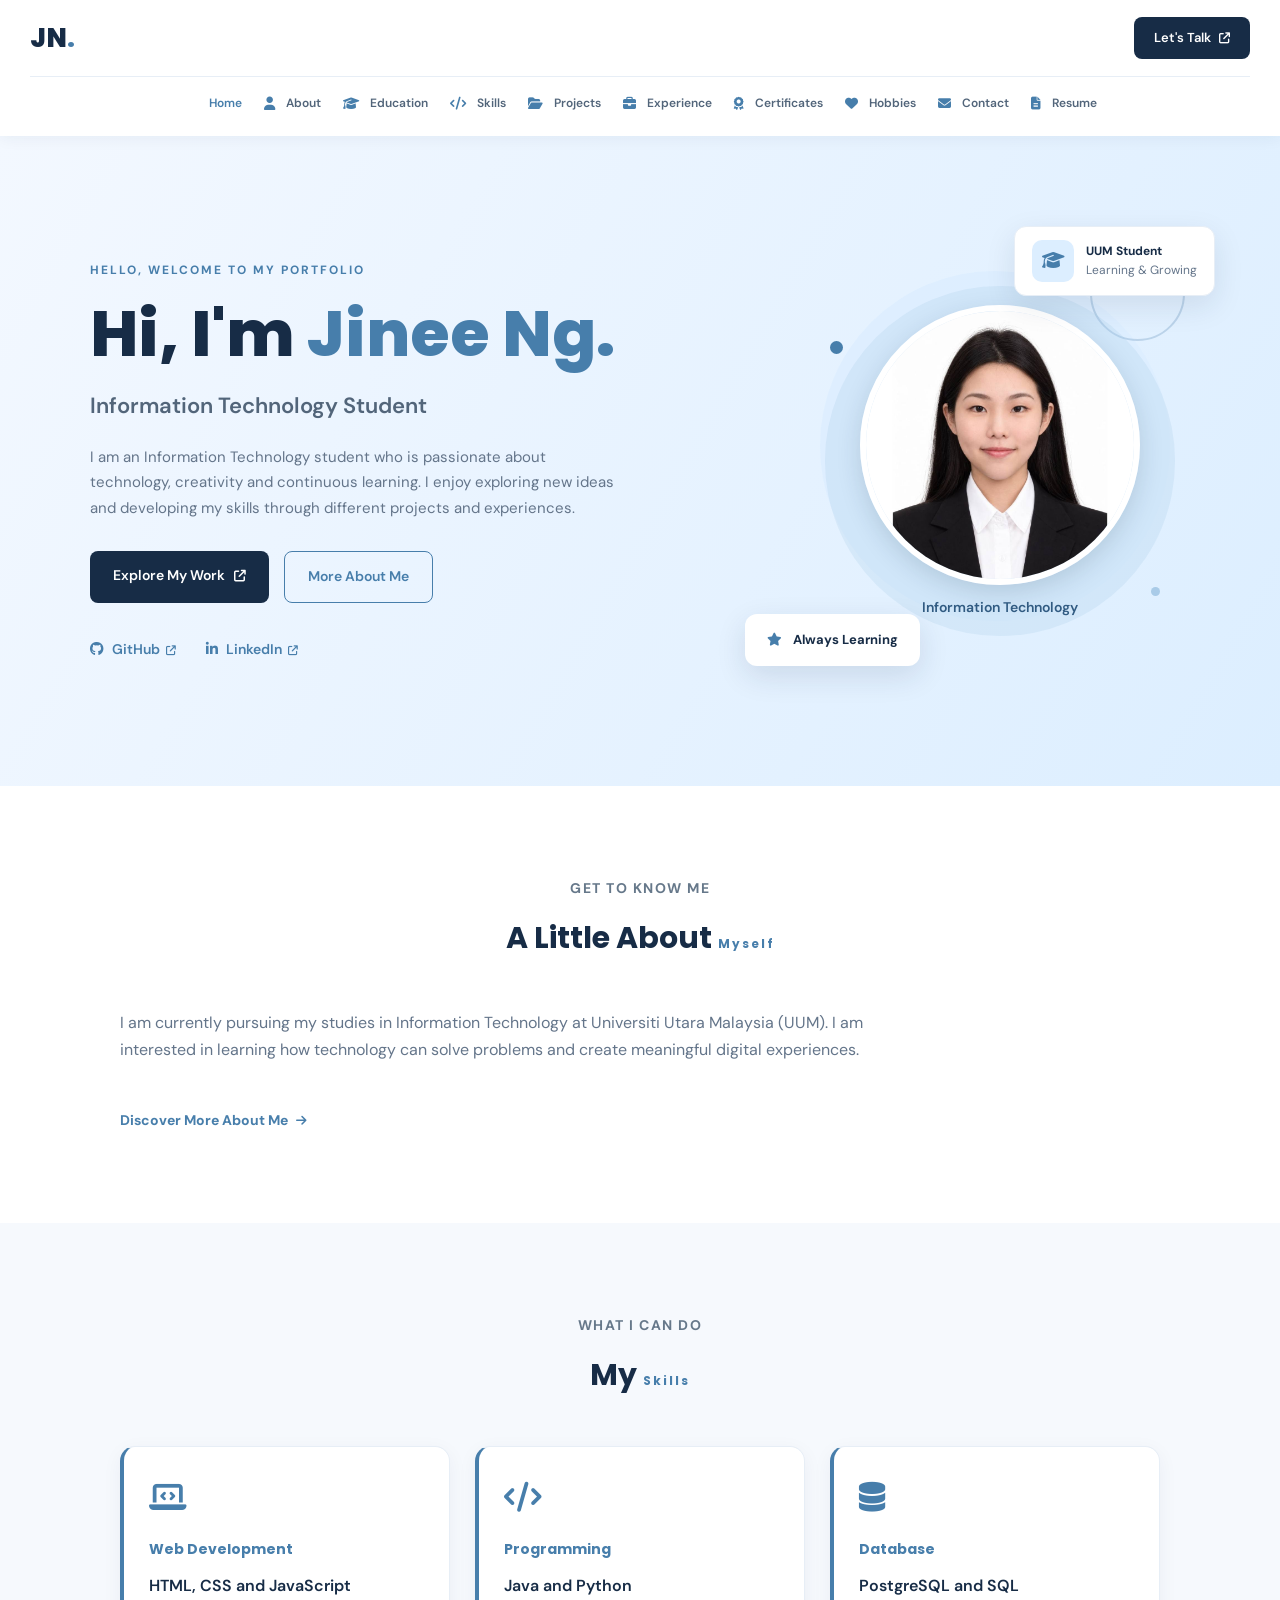
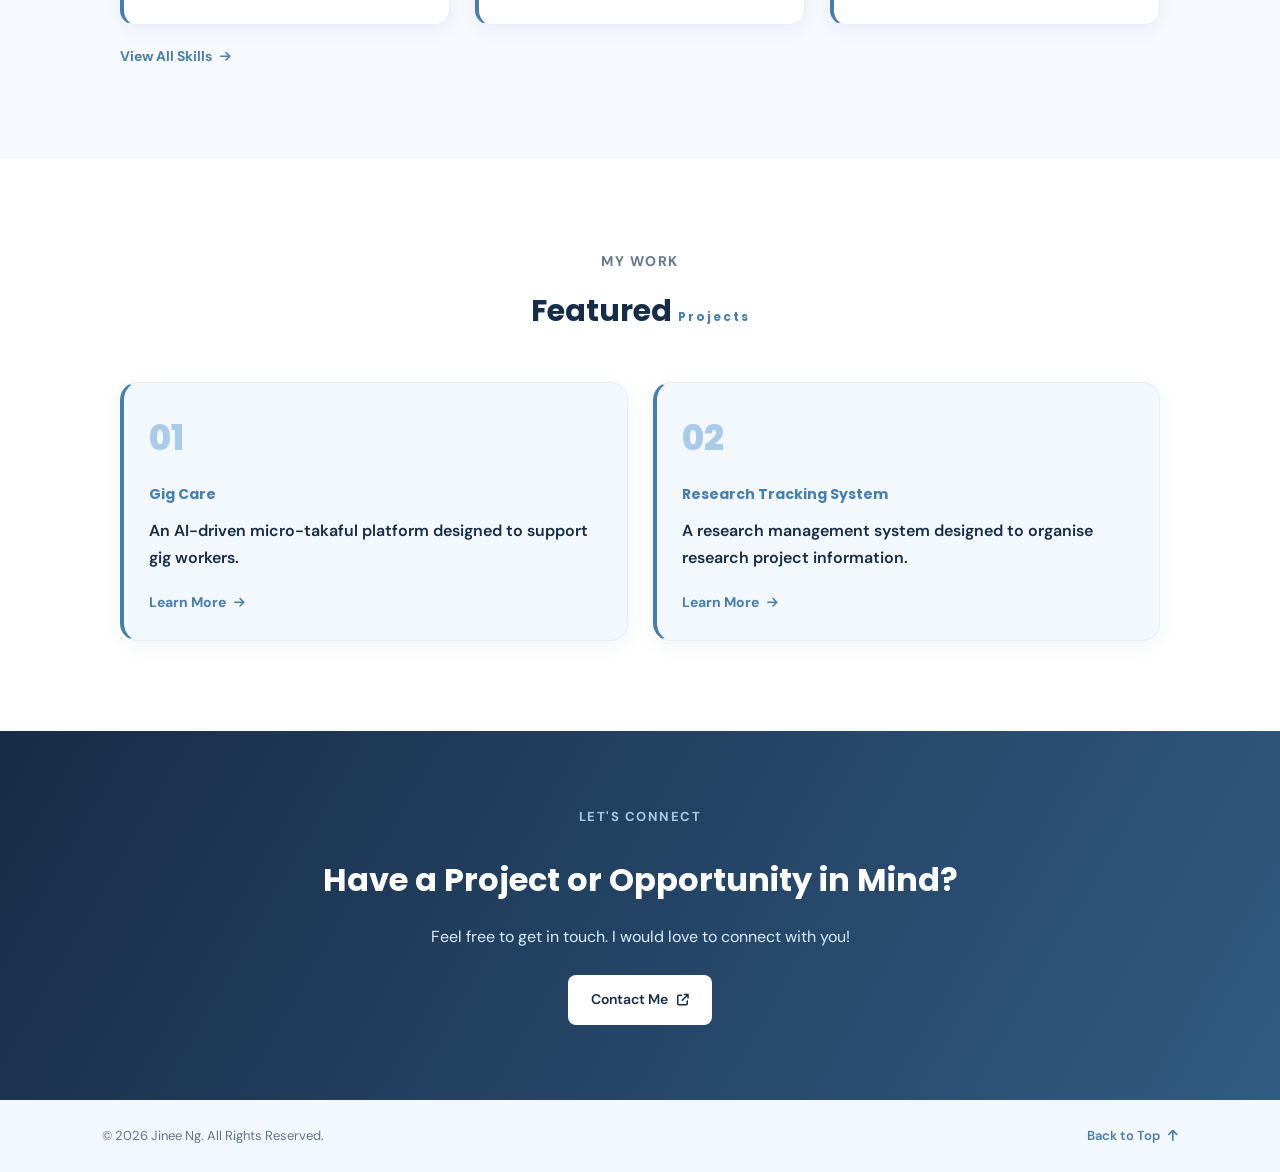
<file: index.html>
<!DOCTYPE html>
<html lang="en">

<head>
    <meta charset="UTF-8">
    <meta name="viewport" content="width=device-width, initial-scale=1.0">
    <title>Jinee Ng | Personal Portfolio</title>

    <link rel="icon" type="image/jpeg" href="images/favicon.jpg">
    <link rel="stylesheet" href="https://cdnjs.cloudflare.com/ajax/libs/font-awesome/6.5.2/css/all.min.css">
    <link rel="stylesheet" href="style.css">
</head>

<body>

<header>
    <nav class="navbar">
        <a href="index.html" class="logo">JN<span>.</span></a>

        <ul class="nav-links">
            <li><a href="index.html" class="active"><i class="fa-solid fa-house"></i> Home</a></li>
            <li><a href="about.html"><i class="fa-solid fa-user"></i> About</a></li>
            <li><a href="education.html"><i class="fa-solid fa-graduation-cap"></i> Education</a></li>
            <li><a href="skills.html"><i class="fa-solid fa-code"></i> Skills</a></li>
            <li><a href="projects.html"><i class="fa-solid fa-folder-open"></i> Projects</a></li>
            <li><a href="experience.html"><i class="fa-solid fa-briefcase"></i> Experience</a></li>
            <li><a href="certificates.html"><i class="fa-solid fa-award"></i> Certificates</a></li>
            <li><a href="hobbies.html"><i class="fa-solid fa-heart"></i> Hobbies</a></li>
            <li><a href="contact.html"><i class="fa-solid fa-envelope"></i> Contact</a></li>
            <li><a href="resume.html"><i class="fa-solid fa-file-lines"></i> Resume</a></li>
        </ul>

        <a href="contact.html" class="nav-button">
            Let's Talk <i class="fa-solid fa-arrow-up-right-from-square"></i>
        </a>
    </nav>
</header>

<main>

    <section class="hero">

        <div class="hero-content">

            <p class="intro">
                <span class="intro-line"></span>
                HELLO, WELCOME TO MY PORTFOLIO
            </p>

            <h1>Hi, I'm <span>Jinee Ng.</span></h1>

            <h2>Information Technology Student</h2>

            <p class="hero-description">
                I am an Information Technology student who is passionate
                about technology, creativity and continuous learning.
                I enjoy exploring new ideas and developing my skills
                through different projects and experiences.
            </p>

            <div class="hero-buttons">

                <a href="projects.html" class="primary-button">
                    Explore My Work
                    <i class="fa-solid fa-arrow-up-right-from-square"></i>
                </a>

                <a href="about.html" class="secondary-button">
                    More About Me
                </a>

            </div>

            <div class="social-links">

                <a href="https://github.com/jinee323" target="_blank" rel="noopener noreferrer">
                    <i class="fa-brands fa-github"></i>
                    GitHub
                    <i class="fa-solid fa-arrow-up-right-from-square"></i>
                </a>

                <a href="https://www.linkedin.com/in/ji-nee-605917443/" target="_blank" rel="noopener noreferrer">
                    <i class="fa-brands fa-linkedin-in"></i>
                    LinkedIn
                    <i class="fa-solid fa-arrow-up-right-from-square"></i>
                </a>

            </div>

        </div>

        <div class="hero-image">

            <div class="hero-decoration hero-decoration-one"></div>
            <div class="hero-decoration hero-decoration-two"></div>

            <div class="profile-circle">
                <div class="profile-inner">
                    <img src="images/profile.jpg" alt="Jinee Ng" class="profile-photo">
                    <p>Information Technology</p>
                </div>
            </div>

            <div class="floating-card">
                <i class="fa-solid fa-star"></i>
                Always Learning
            </div>

            <div class="hero-small-card">
                <div class="hero-small-icon">
                    <i class="fa-solid fa-graduation-cap"></i>
                </div>
                <div>
                    <strong>UUM Student</strong>
                    <span>Learning & Growing</span>
                </div>
            </div>

            <div class="hero-dot hero-dot-one"></div>
            <div class="hero-dot hero-dot-two"></div>

        </div>

    </section>

    <section class="section about-preview">

        <div class="section-heading">
            <p class="section-label">GET TO KNOW ME</p>
            <h2>A Little About <span>Myself</span></h2>
        </div>

        <p class="section-description">
            I am currently pursuing my studies in Information Technology
            at Universiti Utara Malaysia (UUM). I am interested in
            learning how technology can solve problems and create
            meaningful digital experiences.
        </p>

        <a href="about.html" class="text-link">
            Discover More About Me
            <i class="fa-solid fa-arrow-right"></i>
        </a>

    </section>

    <section class="section skills-preview">

        <div class="section-heading">
            <p class="section-label">WHAT I CAN DO</p>
            <h2>My <span>Skills</span></h2>
        </div>

        <div class="card-container">

            <div class="info-card">
                <div class="card-icon">
                    <i class="fa-solid fa-laptop-code"></i>
                </div>

                <h3>Web Development</h3>
                <p>HTML, CSS and JavaScript</p>
            </div>

            <div class="info-card">
                <div class="card-icon">
                    <i class="fa-solid fa-code"></i>
                </div>

                <h3>Programming</h3>
                <p>Java and Python</p>
            </div>

            <div class="info-card">
                <div class="card-icon">
                    <i class="fa-solid fa-database"></i>
                </div>

                <h3>Database</h3>
                <p>PostgreSQL and SQL</p>
            </div>

        </div>

        <a href="skills.html" class="text-link">
            View All Skills
            <i class="fa-solid fa-arrow-right"></i>
        </a>

    </section>

    <section class="section projects-preview">

        <div class="section-heading">
            <p class="section-label">MY WORK</p>
            <h2>Featured <span>Projects</span></h2>
        </div>

        <div class="card-container">

            <div class="info-card project-card">

                <div class="project-number">01</div>

                <h3>Gig Care</h3>

                <p>
                    An AI-driven micro-takaful platform designed
                    to support gig workers.
                </p>

                <a href="projects.html" class="text-link">
                    Learn More
                    <i class="fa-solid fa-arrow-right"></i>
                </a>

            </div>

            <div class="info-card project-card">

                <div class="project-number">02</div>

                <h3>Research Tracking System</h3>

                <p>
                    A research management system designed to
                    organise research project information.
                </p>

                <a href="projects.html" class="text-link">
                    Learn More
                    <i class="fa-solid fa-arrow-right"></i>
                </a>

            </div>

        </div>

    </section>

    <section class="contact-banner">

        <p class="section-label">LET'S CONNECT</p>

        <h2>Have a Project or Opportunity in Mind?</h2>

        <p>
            Feel free to get in touch.
            I would love to connect with you!
        </p>

        <a href="contact.html" class="primary-button">
            Contact Me
            <i class="fa-solid fa-arrow-up-right-from-square"></i>
        </a>

    </section>

</main>

<footer>

    <p>© 2026 Jinee Ng. All Rights Reserved.</p>

    <a href="index.html">
        Back to Top
        <i class="fa-solid fa-arrow-up"></i>
    </a>

</footer>

</body>
</html>
</file>
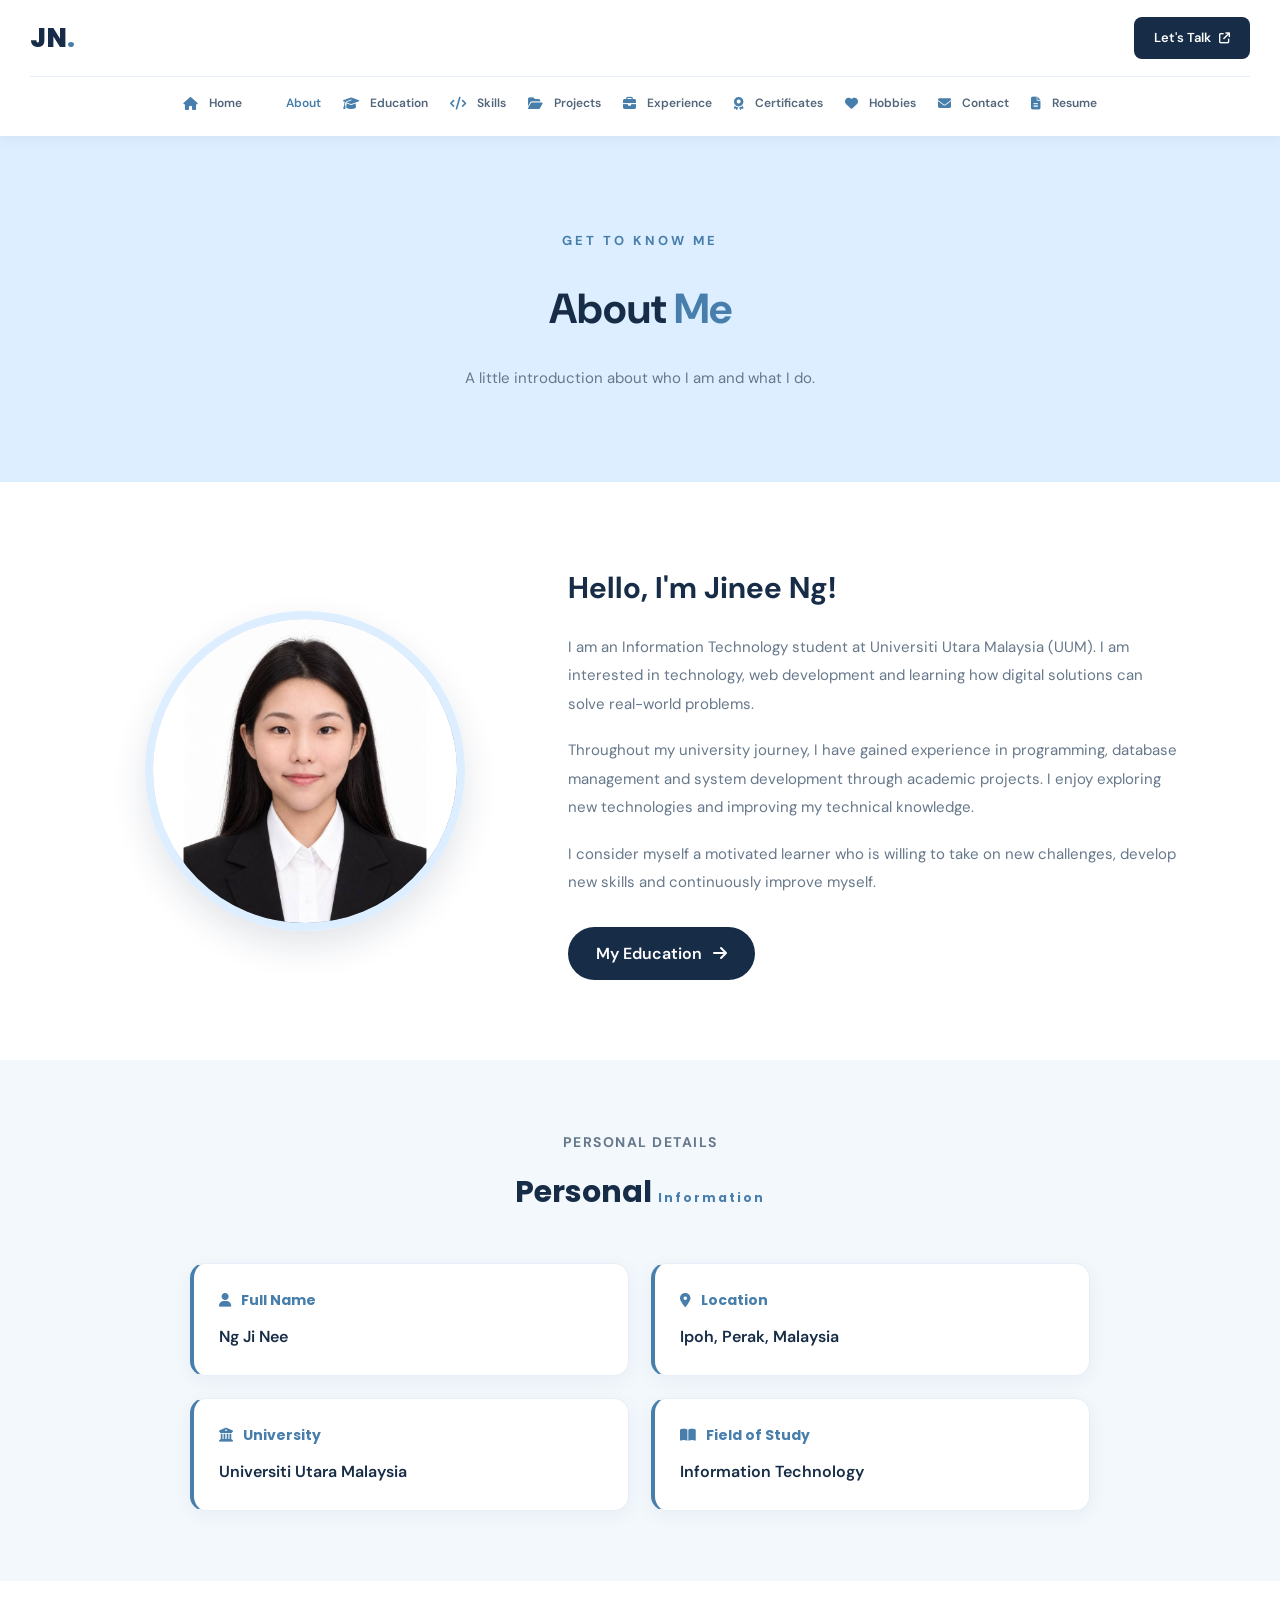
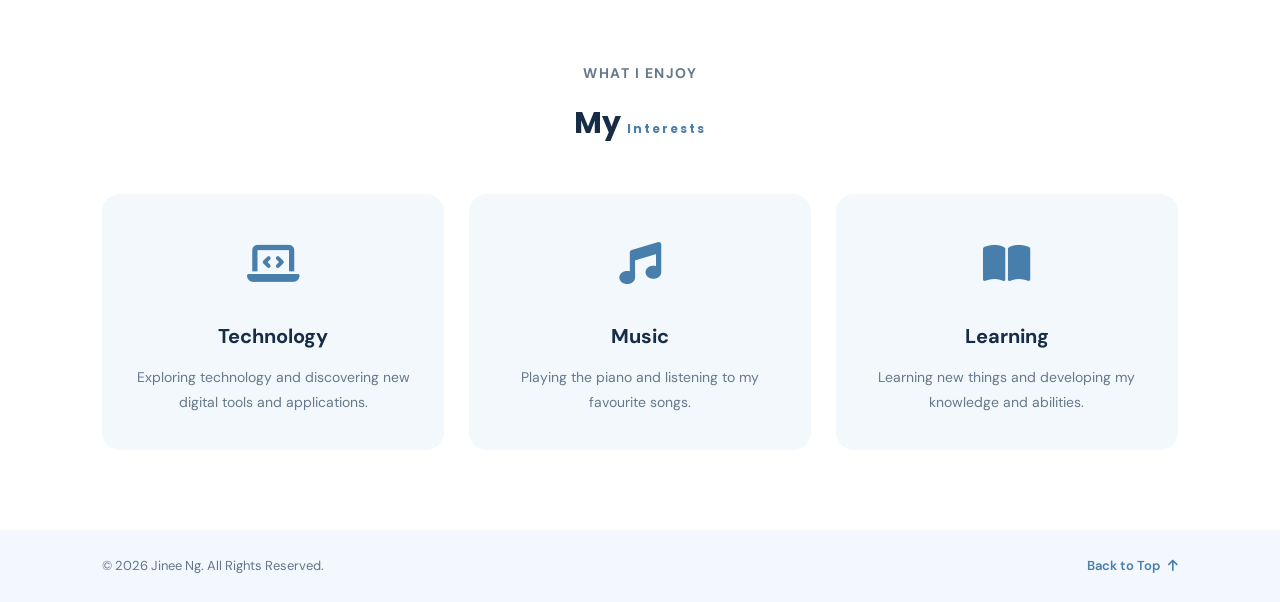
<file: about.html>
<!DOCTYPE html>
<html lang="en">
<head>
  <meta charset="UTF-8">
  <meta name="viewport" content="width=device-width, initial-scale=1.0">
  <title>About Me | Jinee Ng</title>

  <link rel="icon" type="image/jpeg" href="images/favicon.jpg">
  <link rel="stylesheet" href="https://cdnjs.cloudflare.com/ajax/libs/font-awesome/6.5.2/css/all.min.css">
  <link rel="stylesheet" href="style.css">
</head>

<body>

<header>
  <nav class="navbar">
    <a href="index.html" class="logo">JN<span>.</span></a>

    <ul class="nav-links">
      <li><a href="index.html"><i class="fa-solid fa-house"></i> Home</a></li>
      <li><a href="about.html" class="active"><i class="fa-solid fa-user"></i> About</a></li>
      <li><a href="education.html"><i class="fa-solid fa-graduation-cap"></i> Education</a></li>
      <li><a href="skills.html"><i class="fa-solid fa-code"></i> Skills</a></li>
      <li><a href="projects.html"><i class="fa-solid fa-folder-open"></i> Projects</a></li>
      <li><a href="experience.html"><i class="fa-solid fa-briefcase"></i> Experience</a></li>
      <li><a href="certificates.html"><i class="fa-solid fa-award"></i> Certificates</a></li>
      <li><a href="hobbies.html"><i class="fa-solid fa-heart"></i> Hobbies</a></li>
      <li><a href="contact.html"><i class="fa-solid fa-envelope"></i> Contact</a></li>
      <li><a href="resume.html"><i class="fa-solid fa-file-lines"></i> Resume</a></li>
    </ul>

    <a href="contact.html" class="nav-button">
      Let's Talk <i class="fa-solid fa-arrow-up-right-from-square"></i>
    </a>
  </nav>
</header>

<main>

  <section class="certificate-hero">
    <div class="certificate-hero-content">
      <span class="certificate-label">GET TO KNOW ME</span>

      <h1>About <span>Me</span></h1>

      <p>A little introduction about who I am and what I do.</p>
    </div>
  </section>

  <section class="about-section">

    <div class="about-content">

      <div class="about-image">
        <div class="profile-circle about-profile-circle">
          <img src="images/profile.jpg" alt="Jinee Ng" class="about-profile-photo">
        </div>
      </div>

      <div class="about-text">
        <h2>Hello, I'm Jinee Ng!</h2>

        <p>
          I am an Information Technology student at
          Universiti Utara Malaysia (UUM). I am interested
          in technology, web development and learning
          how digital solutions can solve real-world problems.
        </p>

        <p>
          Throughout my university journey, I have gained
          experience in programming, database management
          and system development through academic projects.
          I enjoy exploring new technologies and improving
          my technical knowledge.
        </p>

        <p>
          I consider myself a motivated learner who is
          willing to take on new challenges, develop new
          skills and continuously improve myself.
        </p>

        <a href="education.html" class="btn-primary">
          My Education <i class="fa-solid fa-arrow-right"></i>
        </a>
      </div>

    </div>
  </section>

  <section class="personal-info">

    <div class="section-heading">
      <p class="section-label">PERSONAL DETAILS</p>
      <h2>Personal <span>Information</span></h2>
    </div>

    <div class="info-grid">

      <div class="info-card">
        <h3><i class="fa-solid fa-user"></i> Full Name</h3>
        <p>Ng Ji Nee</p>
      </div>

      <div class="info-card">
        <h3><i class="fa-solid fa-location-dot"></i> Location</h3>
        <p>Ipoh, Perak, Malaysia</p>
      </div>

      <div class="info-card">
        <h3><i class="fa-solid fa-university"></i> University</h3>
        <p>Universiti Utara Malaysia</p>
      </div>

      <div class="info-card">
        <h3><i class="fa-solid fa-book-open"></i> Field of Study</h3>
        <p>Information Technology</p>
      </div>

    </div>
  </section>

  <section class="interests-section">

    <div class="section-heading">
      <p class="section-label">WHAT I ENJOY</p>
      <h2>My <span>Interests</span></h2>
    </div>

    <div class="interest-grid">

      <div class="interest-card">
        <div class="interest-icon">
          <i class="fa-solid fa-laptop-code"></i>
        </div>
        <h3>Technology</h3>
        <p>
          Exploring technology and discovering new
          digital tools and applications.
        </p>
      </div>

      <div class="interest-card">
        <div class="interest-icon">
          <i class="fa-solid fa-music"></i>
        </div>
        <h3>Music</h3>
        <p>
          Playing the piano and listening to my
          favourite songs.
        </p>
      </div>

      <div class="interest-card">
        <div class="interest-icon">
          <i class="fa-solid fa-book-open"></i>
        </div>
        <h3>Learning</h3>
        <p>
          Learning new things and developing
          my knowledge and abilities.
        </p>
      </div>

    </div>
  </section>

</main>

<footer>
  <p>© 2026 Jinee Ng. All Rights Reserved.</p>
  <a href="index.html">
    Back to Top <i class="fa-solid fa-arrow-up"></i>
  </a>
</footer>

</body>
</html>
</file>
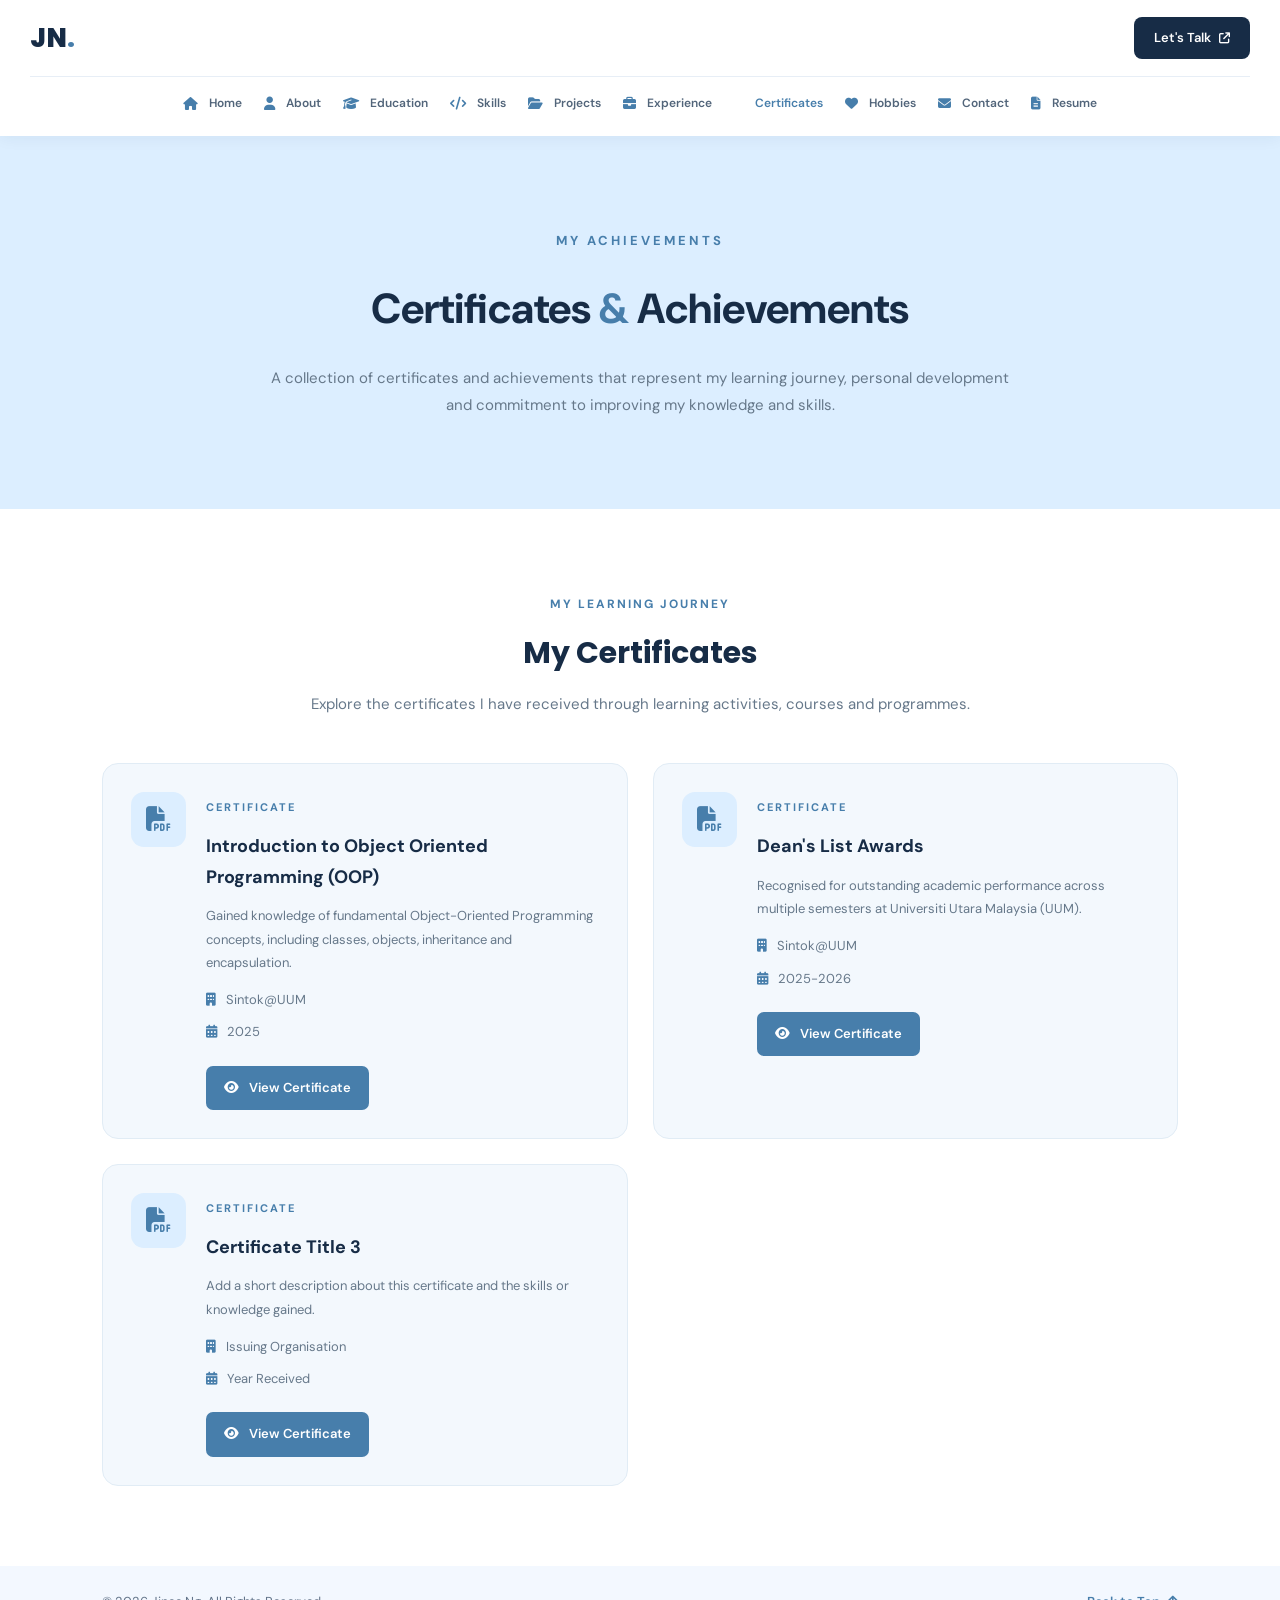
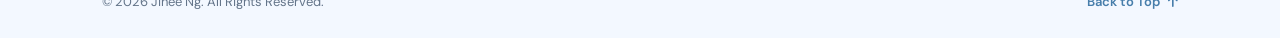
<file: certificates.html>
<!DOCTYPE html>
<html lang="en">

<head>
    <meta charset="UTF-8">
    <meta name="viewport" content="width=device-width, initial-scale=1.0">

    <title>Certificates & Achievements | Jinee Ng</title>

    <link rel="icon" type="image/jpeg" href="images/favicon.jpg">
    <link rel="stylesheet" href="https://cdnjs.cloudflare.com/ajax/libs/font-awesome/6.5.2/css/all.min.css">
    <link rel="stylesheet" href="style.css">
</head>

<body>

<header>
    <nav class="navbar">
        <a href="index.html" class="logo">JN<span>.</span></a>

        <ul class="nav-links">
            <li><a href="index.html"><i class="fa-solid fa-house"></i> Home</a></li>
            <li><a href="about.html"><i class="fa-solid fa-user"></i> About</a></li>
            <li><a href="education.html"><i class="fa-solid fa-graduation-cap"></i> Education</a></li>
            <li><a href="skills.html"><i class="fa-solid fa-code"></i> Skills</a></li>
            <li><a href="projects.html"><i class="fa-solid fa-folder-open"></i> Projects</a></li>
            <li><a href="experience.html"><i class="fa-solid fa-briefcase"></i> Experience</a></li>
            <li><a href="certificates.html" class="active"><i class="fa-solid fa-award"></i> Certificates</a></li>
            <li><a href="hobbies.html"><i class="fa-solid fa-heart"></i> Hobbies</a></li>
            <li><a href="contact.html"><i class="fa-solid fa-envelope"></i> Contact</a></li>
            <li><a href="resume.html"><i class="fa-solid fa-file-lines"></i> Resume</a></li>
        </ul>

        <a href="contact.html" class="nav-button">
            Let's Talk <i class="fa-solid fa-arrow-up-right-from-square"></i>
        </a>
    </nav>
</header>

<main>

    <section class="certificate-hero">
        <div class="certificate-hero-content">
            <span class="certificate-label">MY ACHIEVEMENTS</span>

            <h1>Certificates <span>&</span> Achievements</h1>

            <p>
                A collection of certificates and achievements that represent
                my learning journey, personal development and commitment
                to improving my knowledge and skills.
            </p>
        </div>
    </section>

    <section class="certificates-section">

        <div class="certificates-container">

            <div class="section-heading">
                <span>MY LEARNING JOURNEY</span>
                <h2>My Certificates</h2>
                <p>
                    Explore the certificates I have received through
                    learning activities, courses and programmes.
                </p>
            </div>

            <div class="certificate-grid">

                <div class="certificate-card">
                    <div class="certificate-icon">
                        <i class="fa-solid fa-file-pdf"></i>
                    </div>

                    <div class="certificate-info">
                        <span class="certificate-type">CERTIFICATE</span>

                        <h3>Introduction to Object Oriented Programming (OOP)</h3>

                        <p class="certificate-description">
                            Gained knowledge of fundamental Object-Oriented Programming
                            concepts, including classes, objects, inheritance and
                            encapsulation.
                        </p>

                        <p class="certificate-issuer">
                            <i class="fa-solid fa-building"></i>
                            Sintok@UUM
                        </p>

                        <p class="certificate-date">
                            <i class="fa-solid fa-calendar-days"></i>
                            2025
                        </p>

                        <a href="certificates/oop-certificate.pdf"
                           target="_blank"
                           rel="noopener noreferrer"
                           class="certificate-button">
                            <i class="fa-solid fa-eye"></i>
                            View Certificate
                        </a>
                    </div>
                </div>

                <div class="certificate-card">
                    <div class="certificate-icon">
                        <i class="fa-solid fa-file-pdf"></i>
                    </div>

                    <div class="certificate-info">
                        <span class="certificate-type">CERTIFICATE</span>

                        <h3>Dean's List Awards</h3>

                        <p class="certificate-description">
                            Recognised for outstanding academic performance across
                            multiple semesters at Universiti Utara Malaysia (UUM).
                        </p>

                        <p class="certificate-issuer">
                            <i class="fa-solid fa-building"></i>
                            Sintok@UUM
                        </p>

                        <p class="certificate-date">
                            <i class="fa-solid fa-calendar-days"></i>
                            2025-2026
                        </p>

                        <a href="certificates/certificate-2.pdf"
                           target="_blank"
                           rel="noopener noreferrer"
                           class="certificate-button">
                            <i class="fa-solid fa-eye"></i>
                            View Certificate
                        </a>
                    </div>
                </div>

                <div class="certificate-card">
                    <div class="certificate-icon">
                        <i class="fa-solid fa-file-pdf"></i>
                    </div>

                    <div class="certificate-info">
                        <span class="certificate-type">CERTIFICATE</span>

                        <h3>Certificate Title 3</h3>

                        <p class="certificate-description">
                            Add a short description about this certificate
                            and the skills or knowledge gained.
                        </p>

                        <p class="certificate-issuer">
                            <i class="fa-solid fa-building"></i>
                            Issuing Organisation
                        </p>

                        <p class="certificate-date">
                            <i class="fa-solid fa-calendar-days"></i>
                            Year Received
                        </p>

                        <a href="certificates/certificate-3.pdf"
                           target="_blank"
                           rel="noopener noreferrer"
                           class="certificate-button">
                            <i class="fa-solid fa-eye"></i>
                            View Certificate
                        </a>
                    </div>
                </div>

            </div>

        </div>

    </section>

</main>

<footer>
    <p>© 2026 Jinee Ng. All Rights Reserved.</p>
    <a href="index.html">
        Back to Top <i class="fa-solid fa-arrow-up"></i>
    </a>
</footer>

</body>
</html>
</file>
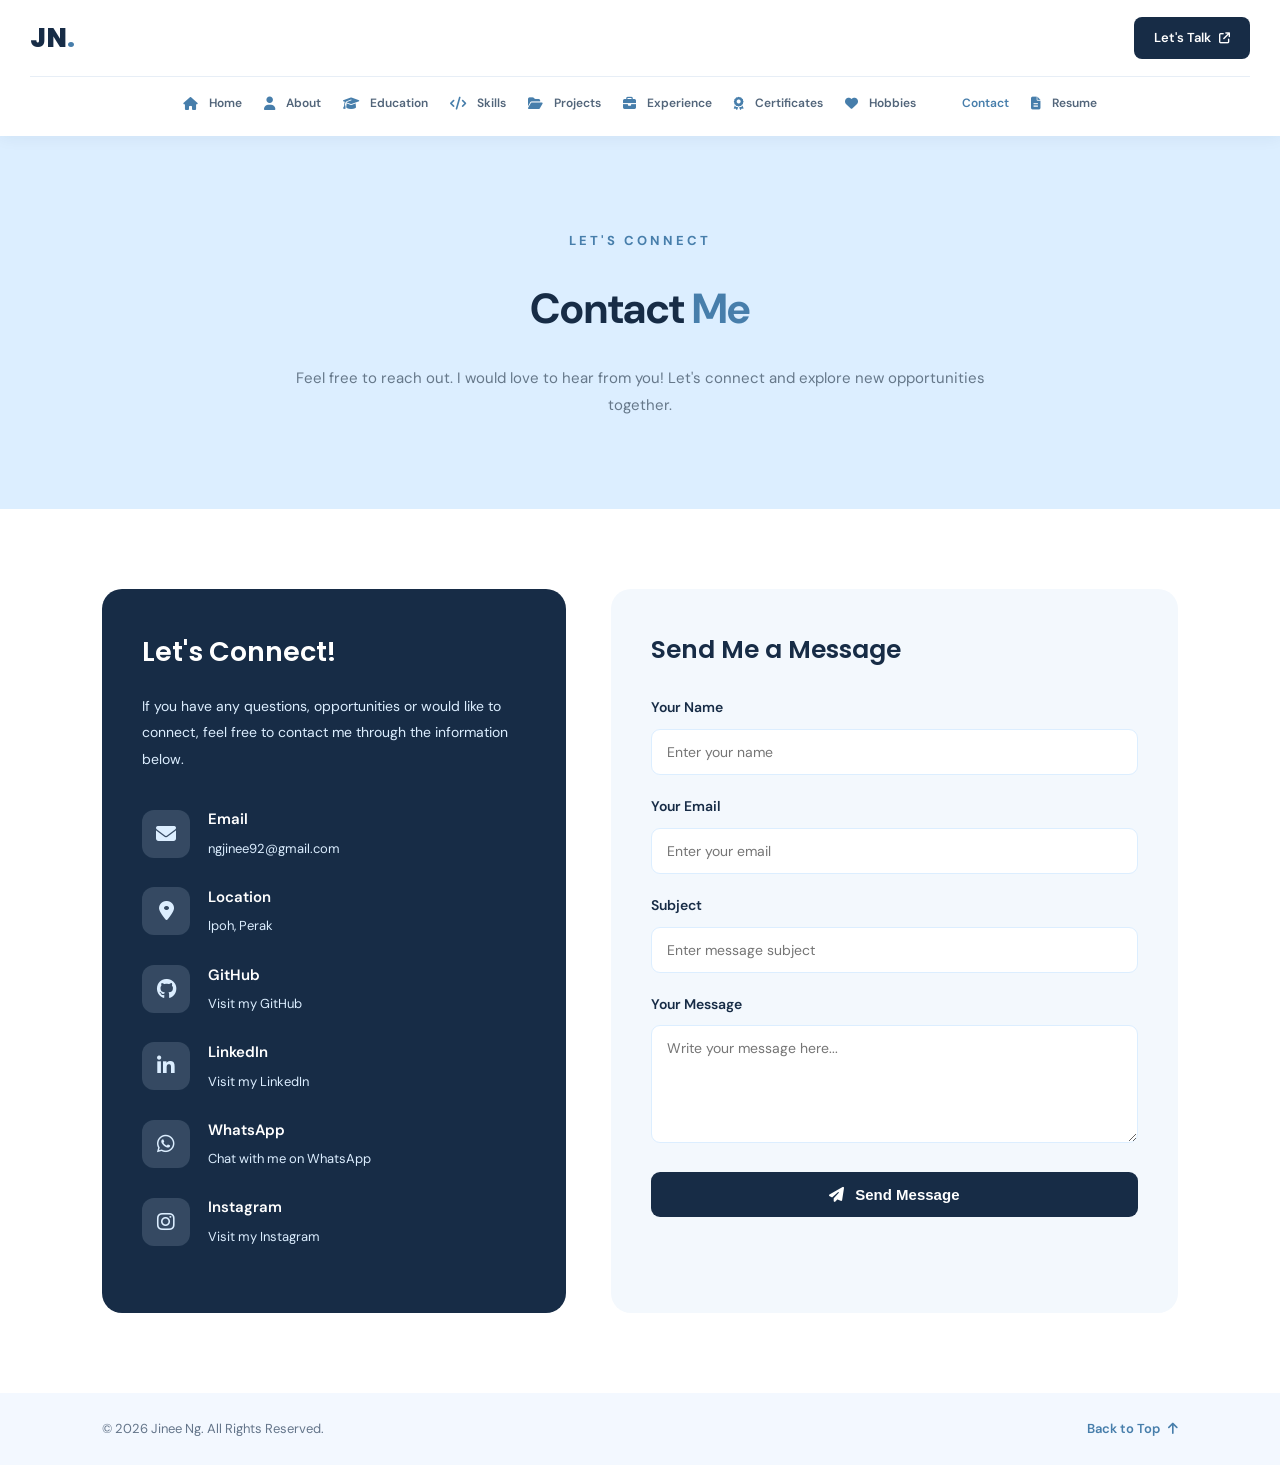
<file: contact.html>
<!DOCTYPE html>
<html lang="en">

<head>
    <meta charset="UTF-8">
    <meta name="viewport" content="width=device-width, initial-scale=1.0">
    <title>Contact | Jinee Ng</title>

    <link rel="icon" type="image/jpeg" href="images/favicon.jpg">
    <link rel="stylesheet" href="https://cdnjs.cloudflare.com/ajax/libs/font-awesome/6.5.2/css/all.min.css">
    <link rel="stylesheet" href="style.css">
</head>

<body>

<header>
    <nav class="navbar">
        <a href="index.html" class="logo">JN<span>.</span></a>

        <ul class="nav-links">
            <li><a href="index.html"><i class="fa-solid fa-house"></i> Home</a></li>
            <li><a href="about.html"><i class="fa-solid fa-user"></i> About</a></li>
            <li><a href="education.html"><i class="fa-solid fa-graduation-cap"></i> Education</a></li>
            <li><a href="skills.html"><i class="fa-solid fa-code"></i> Skills</a></li>
            <li><a href="projects.html"><i class="fa-solid fa-folder-open"></i> Projects</a></li>
            <li><a href="experience.html"><i class="fa-solid fa-briefcase"></i> Experience</a></li>
            <li><a href="certificates.html"><i class="fa-solid fa-award"></i> Certificates</a></li>
            <li><a href="hobbies.html"><i class="fa-solid fa-heart"></i> Hobbies</a></li>
            <li><a href="contact.html" class="active"><i class="fa-solid fa-envelope"></i> Contact</a></li>
            <li><a href="resume.html"><i class="fa-solid fa-file-lines"></i> Resume</a></li>
        </ul>

        <a href="contact.html" class="nav-button">
            Let's Talk <i class="fa-solid fa-arrow-up-right-from-square"></i>
        </a>
    </nav>
</header>

<main>

    <!-- Page Heading -->
    <section class="certificate-hero">
        <div class="certificate-hero-content">
            <span class="certificate-label">LET'S CONNECT</span>
            <h1>Contact <span>Me</span></h1>
            <p>
                Feel free to reach out. I would love to hear from you!
                Let's connect and explore new opportunities together.
            </p>
        </div>
    </section>

    <!-- Contact Section -->
    <section class="contact-section">

        <div class="contact-container">


            <div class="contact-info">

                <h2>Let's Connect!</h2>

                <p>
                    If you have any questions, opportunities or
                    would like to connect, feel free to contact me
                    through the information below.
                </p>

                <div class="contact-item">
                    <div class="contact-icon">
                        <i class="fa-solid fa-envelope"></i>
                    </div>
                    <div>
                        <h3>Email</h3>
                        <p>
                            <a href="mailto:ngjinee92@gmail.com">
                                ngjinee92@gmail.com
                            </a>
                        </p>
                    </div>
                </div>

                <div class="contact-item">
                    <div class="contact-icon">
                        <i class="fa-solid fa-location-dot"></i>
                    </div>
                    <div>
                        <h3>Location</h3>
                        <p>Ipoh, Perak</p>
                    </div>
                </div>

                <div class="contact-item">
                    <div class="contact-icon">
                        <i class="fa-brands fa-github"></i>
                    </div>
                    <div>
                        <h3>GitHub</h3>
                        <p>
                            <a href="https://github.com/jinee323" target="_blank" rel="noopener noreferrer">
                                Visit my GitHub
                            </a>
                        </p>
                    </div>
                </div>

                <div class="contact-item">
                    <div class="contact-icon">
                        <i class="fa-brands fa-linkedin-in"></i>
                    </div>
                    <div>
                        <h3>LinkedIn</h3>
                        <p>
                            <a href="https://www.linkedin.com/in/ji-nee-605917443/" target="_blank" rel="noopener noreferrer">
                                Visit my LinkedIn
                            </a>
                        </p>
                    </div>
                </div>

                <div class="contact-item">
                    <div class="contact-icon">
                        <i class="fa-brands fa-whatsapp"></i>
                    </div>
                    <div>
                        <h3>WhatsApp</h3>
                        <p>
                            <a href="https://wa.me/60189577793" target="_blank" rel="noopener noreferrer">
                                Chat with me on WhatsApp
                            </a>
                        </p>
                    </div>
                </div>

                <div class="contact-item">
                    <div class="contact-icon">
                        <i class="fa-brands fa-instagram"></i>
                    </div>
                    <div>
                        <h3>Instagram</h3>
                        <p>
                            <a href="https://www.instagram.com/3.23nee/" target="_blank" rel="noopener noreferrer">
                                Visit my Instagram
                            </a>
                        </p>
                    </div>
                </div>

            </div>


            <div class="contact-form-container">

                <h2>Send Me a Message</h2>

                <form id="contactForm">

                    <div class="form-group">
                        <label for="name">Your Name</label>
                        <input type="text" id="name" name="name"
                               placeholder="Enter your name" required>
                    </div>

                    <div class="form-group">
                        <label for="email">Your Email</label>
                        <input type="email" id="email" name="email"
                               placeholder="Enter your email" required>
                    </div>

                    <div class="form-group">
                        <label for="subject">Subject</label>
                        <input type="text" id="subject" name="subject"
                               placeholder="Enter message subject" required>
                    </div>

                    <div class="form-group">
                        <label for="message">Your Message</label>
                        <textarea id="message" name="message" rows="5"
                                  placeholder="Write your message here..."
                                  required></textarea>
                    </div>

                    <button type="submit" class="submit-btn">
                        <i class="fa-solid fa-paper-plane"></i> Send Message
                    </button>

                    <p id="formMessage"></p>

                </form>

            </div>

        </div>

    </section>

</main>

<footer>
    <p>© 2026 Jinee Ng. All Rights Reserved.</p>
    <a href="index.html">
        Back to Top <i class="fa-solid fa-arrow-up"></i>
    </a>
</footer>

<script src="script.js"></script>

</body>
</html>
</file>
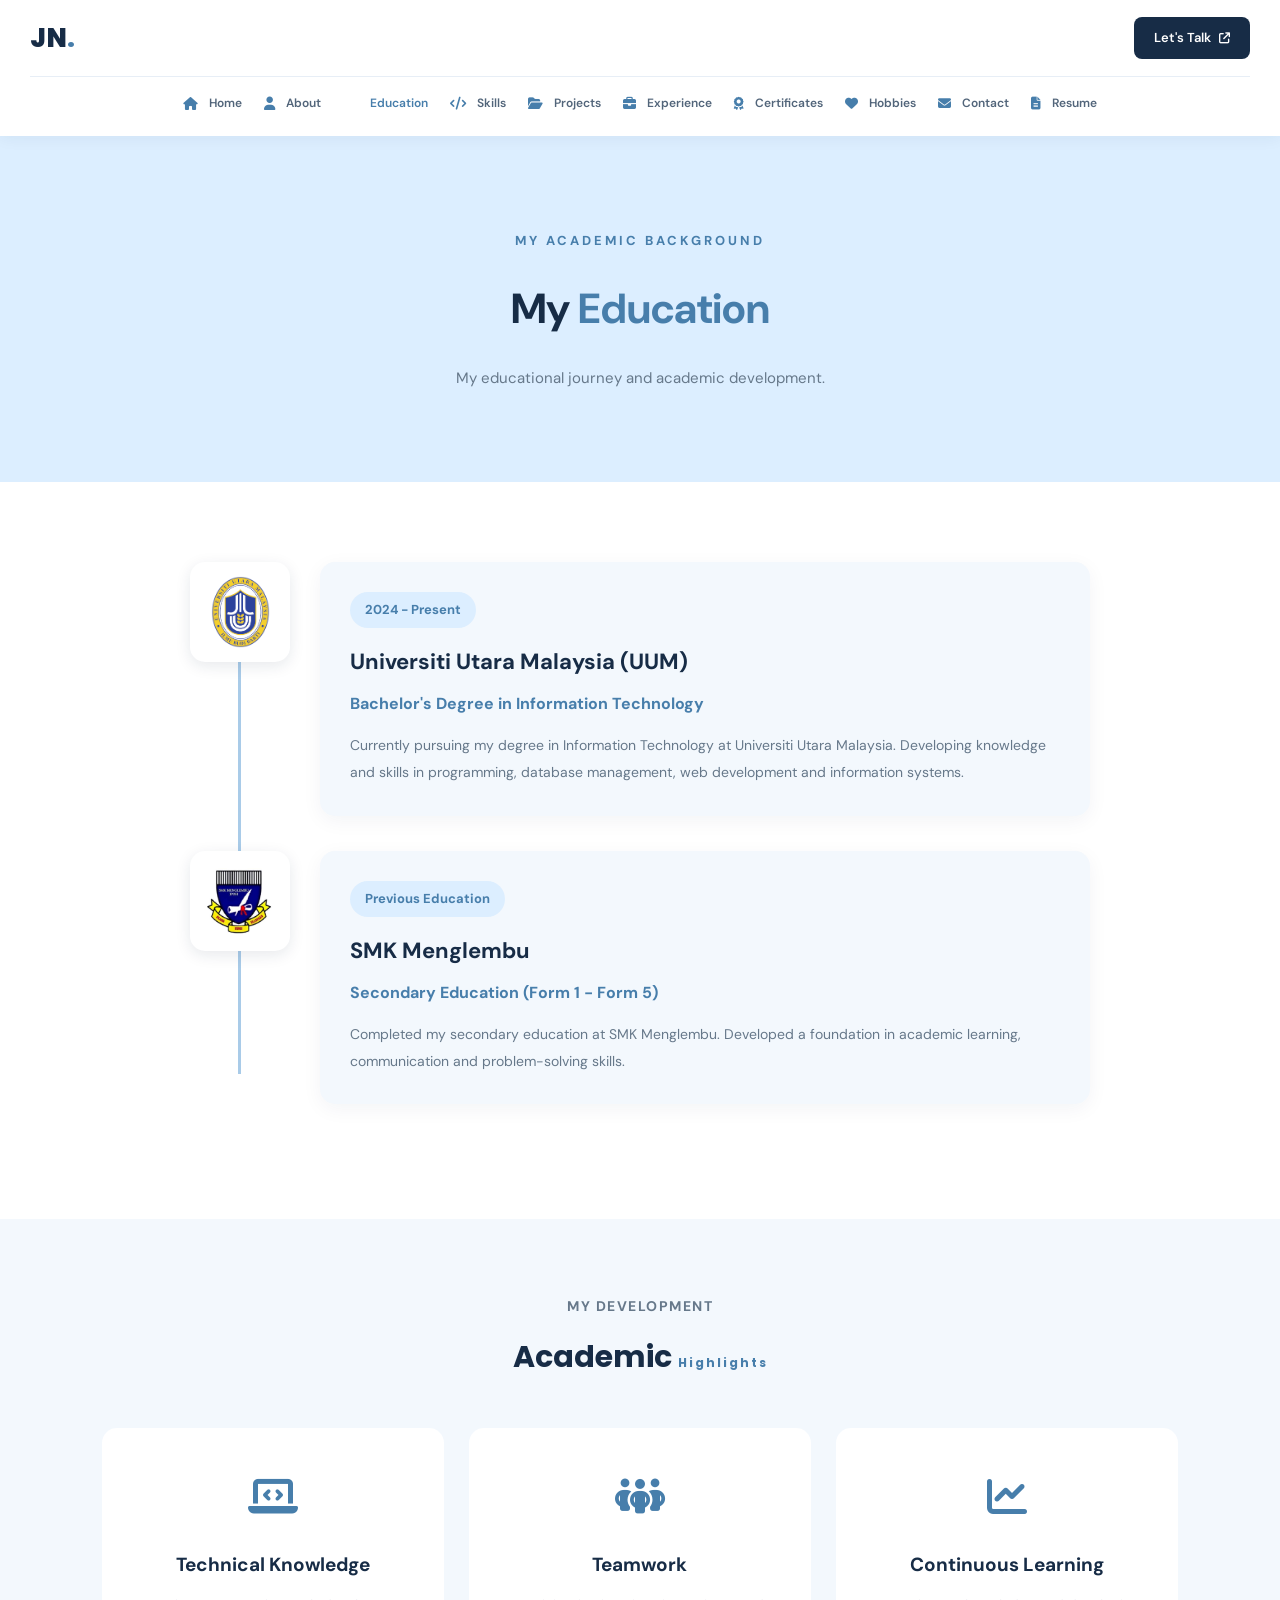
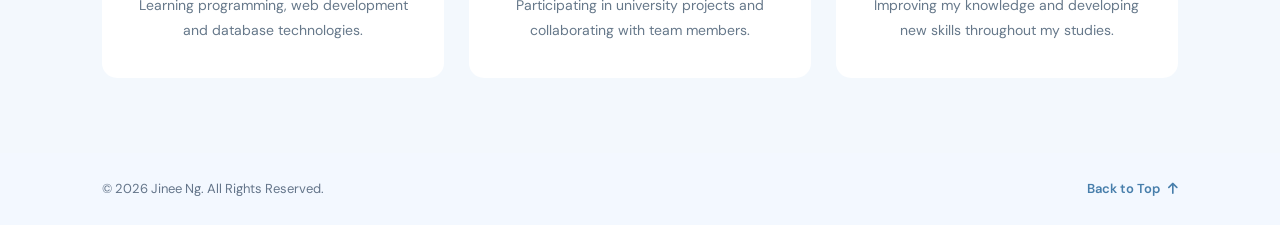
<file: education.html>
<!DOCTYPE html>
<html lang="en">
<head>
    <meta charset="UTF-8">
    <meta name="viewport" content="width=device-width, initial-scale=1.0">
    <title>Education | Jinee Ng</title>

    <link rel="icon" type="image/jpeg" href="images/favicon.jpg">
    <link rel="stylesheet" href="https://cdnjs.cloudflare.com/ajax/libs/font-awesome/6.5.2/css/all.min.css">
    <link rel="stylesheet" href="style.css">
</head>

<body>

<header>
    <nav class="navbar">
        <a href="index.html" class="logo">JN<span>.</span></a>

        <ul class="nav-links">
            <li><a href="index.html"><i class="fa-solid fa-house"></i> Home</a></li>
            <li><a href="about.html"><i class="fa-solid fa-user"></i> About</a></li>
            <li><a href="education.html" class="active"><i class="fa-solid fa-graduation-cap"></i> Education</a></li>
            <li><a href="skills.html"><i class="fa-solid fa-code"></i> Skills</a></li>
            <li><a href="projects.html"><i class="fa-solid fa-folder-open"></i> Projects</a></li>
            <li><a href="experience.html"><i class="fa-solid fa-briefcase"></i> Experience</a></li>
            <li><a href="certificates.html"><i class="fa-solid fa-award"></i> Certificates</a></li>
            <li><a href="hobbies.html"><i class="fa-solid fa-heart"></i> Hobbies</a></li>
            <li><a href="contact.html"><i class="fa-solid fa-envelope"></i> Contact</a></li>
            <li><a href="resume.html"><i class="fa-solid fa-file-lines"></i> Resume</a></li>
        </ul>

        <a href="contact.html" class="nav-button">
            Let's Talk <i class="fa-solid fa-arrow-up-right-from-square"></i>
        </a>
    </nav>
</header>

<main>

    <section class="certificate-hero">
        <div class="certificate-hero-content">

            <span class="certificate-label">MY ACADEMIC BACKGROUND</span>

            <h1>My <span>Education</span></h1>

            <p>
                My educational journey and academic development.
            </p>

        </div>
    </section>

    <section class="education-section">

        <div class="education-timeline">

            <div class="education-card">

                <div class="education-icon education-logo">
                    <img src="images/UUM.png" alt="Universiti Utara Malaysia Logo">
                </div>

                <div class="education-details">

                    <span class="education-year">2024 - Present</span>

                    <h2>Universiti Utara Malaysia (UUM)</h2>

                    <h3>Bachelor's Degree in Information Technology</h3>

                    <p>
                        Currently pursuing my degree in Information
                        Technology at Universiti Utara Malaysia.
                        Developing knowledge and skills in programming,
                        database management, web development and
                        information systems.
                    </p>

                </div>
            </div>

            <div class="education-card">

                <div class="education-icon education-logo">
                    <img src="images/SMK.jpg" alt="SMK Menglembu Logo">
                </div>

                <div class="education-details">

                    <span class="education-year">Previous Education</span>

                    <h2>SMK Menglembu</h2>

                    <h3>Secondary Education (Form 1 - Form 5)</h3>

                    <p>
                        Completed my secondary education at SMK Menglembu.
                        Developed a foundation in academic learning,
                        communication and problem-solving skills.
                    </p>

                </div>
            </div>

        </div>

    </section>

    <section class="education-highlights">

        <div class="section-heading">

            <p class="section-label">MY DEVELOPMENT</p>

            <h2>Academic <span>Highlights</span></h2>

        </div>

        <div class="highlight-grid">

            <div class="highlight-card">

                <div class="highlight-icon">
                    <i class="fa-solid fa-laptop-code"></i>
                </div>

                <h3>Technical Knowledge</h3>

                <p>
                    Learning programming, web development
                    and database technologies.
                </p>

            </div>

            <div class="highlight-card">

                <div class="highlight-icon">
                    <i class="fa-solid fa-people-group"></i>
                </div>

                <h3>Teamwork</h3>

                <p>
                    Participating in university projects
                    and collaborating with team members.
                </p>

            </div>

            <div class="highlight-card">

                <div class="highlight-icon">
                    <i class="fa-solid fa-chart-line"></i>
                </div>

                <h3>Continuous Learning</h3>

                <p>
                    Improving my knowledge and developing
                    new skills throughout my studies.
                </p>

            </div>

        </div>

    </section>

</main>

<footer>
    <p>© 2026 Jinee Ng. All Rights Reserved.</p>

    <a href="index.html">
        Back to Top <i class="fa-solid fa-arrow-up"></i>
    </a>
</footer>

</body>
</html>
</file>
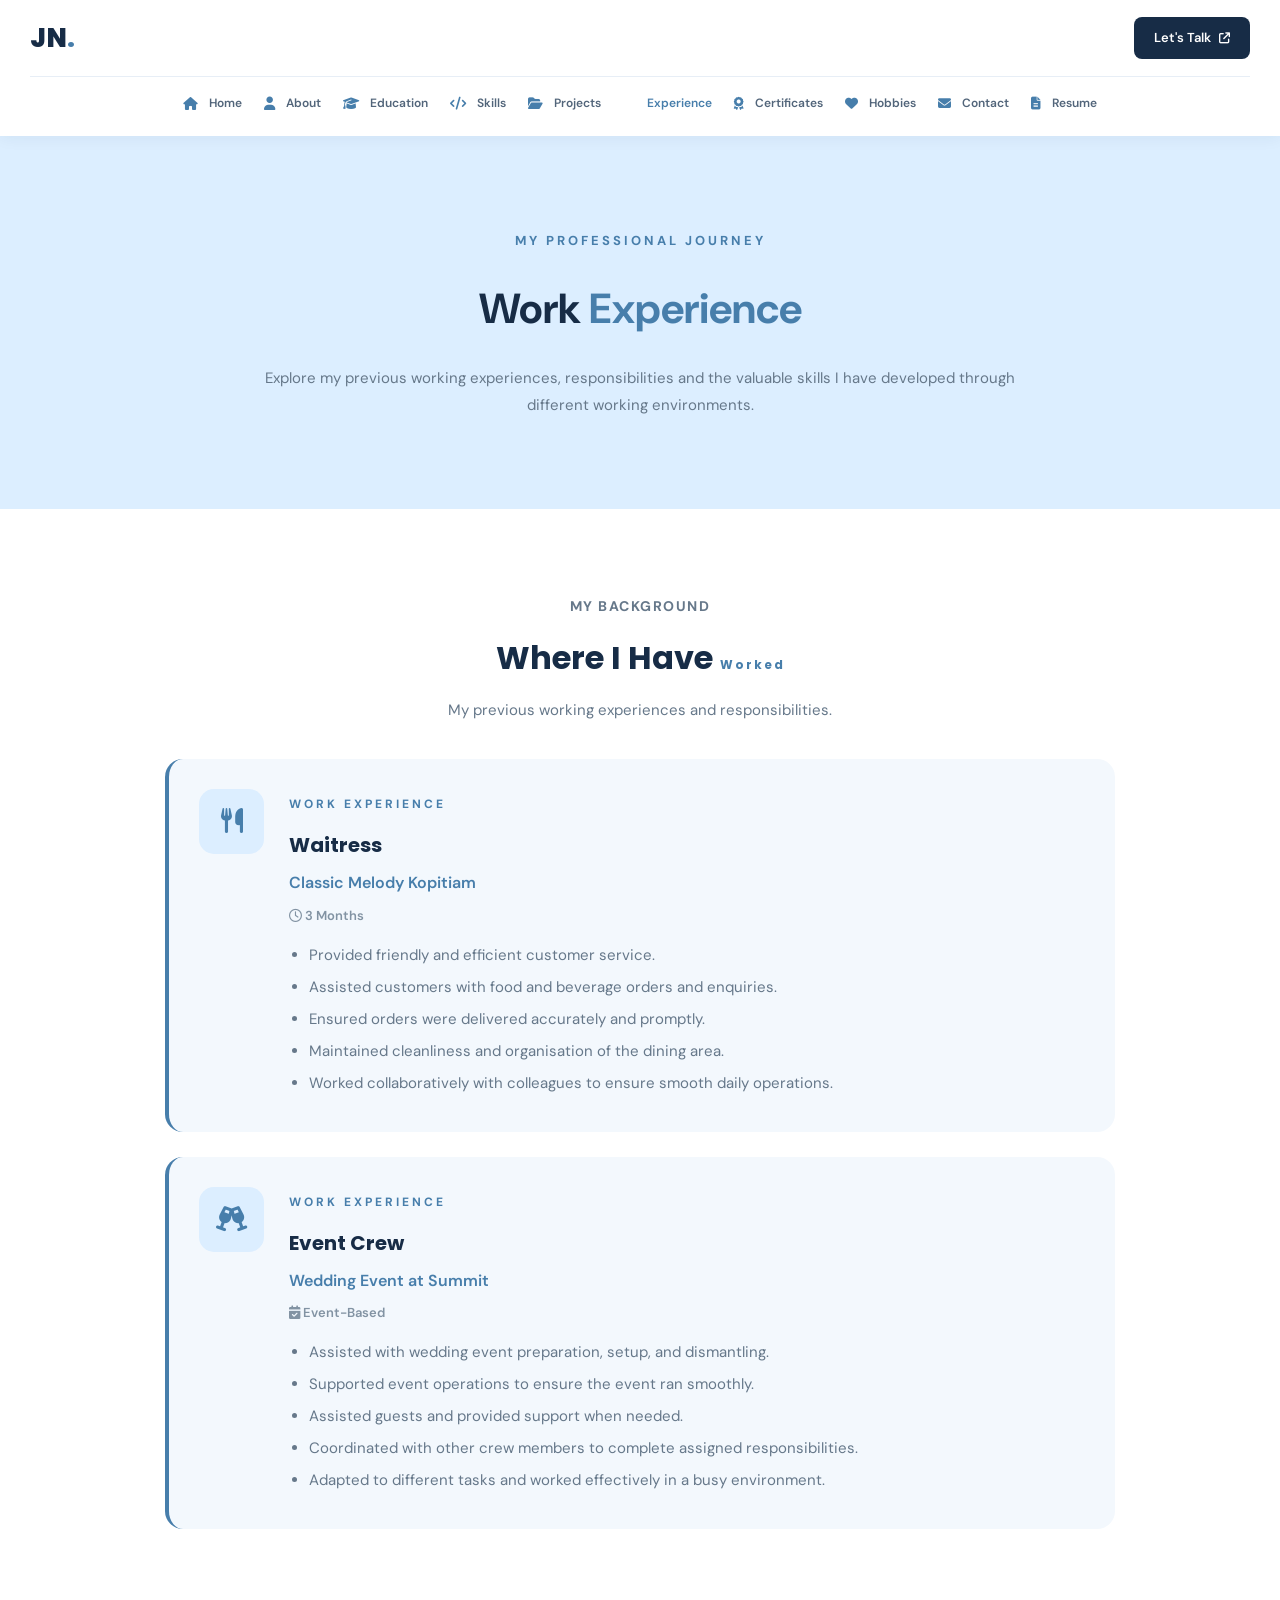
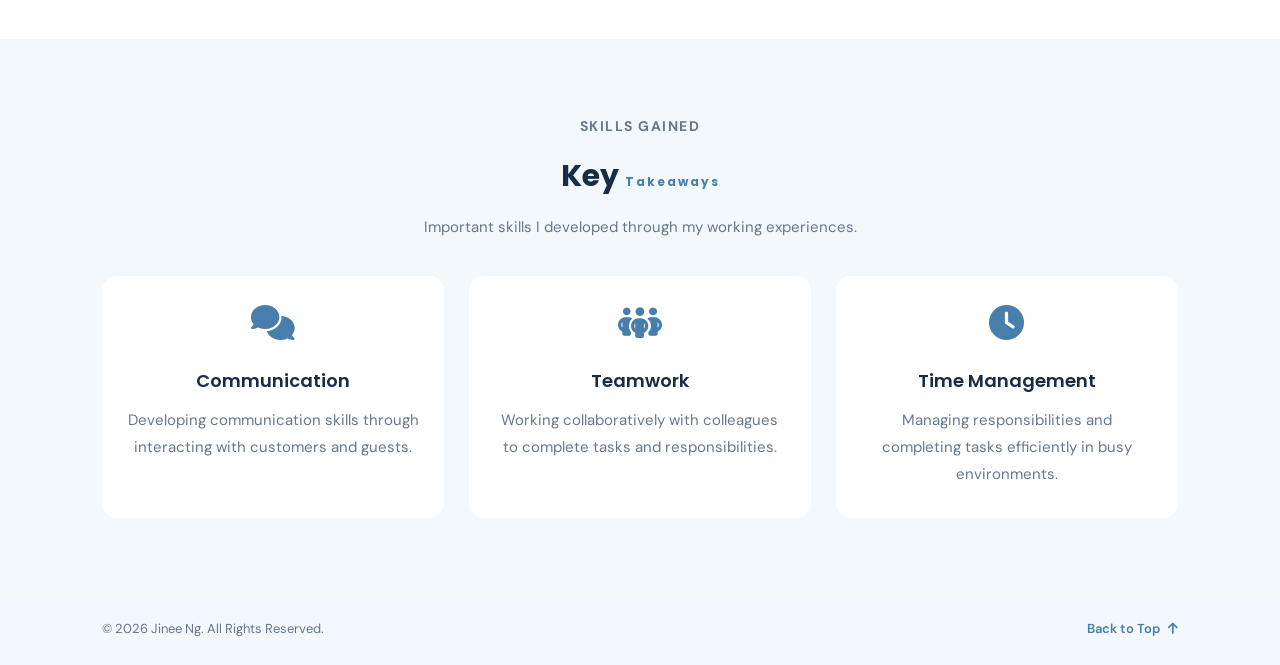
<file: experience.html>
<!DOCTYPE html>
<html lang="en">

<head>
    <meta charset="UTF-8">
    <meta name="viewport" content="width=device-width, initial-scale=1.0">

    <title>Work Experience | Jinee Ng</title>

    <link rel="icon" type="image/jpeg" href="images/favicon.jpg">

    <link rel="stylesheet" href="https://cdnjs.cloudflare.com/ajax/libs/font-awesome/6.5.2/css/all.min.css">

    <link rel="stylesheet" href="style.css">
</head>

<body>

<header>
    <nav class="navbar">

        <a href="index.html" class="logo">JN<span>.</span></a>

        <ul class="nav-links">
            <li><a href="index.html"><i class="fa-solid fa-house"></i> Home</a></li>
            <li><a href="about.html"><i class="fa-solid fa-user"></i> About</a></li>
            <li><a href="education.html"><i class="fa-solid fa-graduation-cap"></i> Education</a></li>
            <li><a href="skills.html"><i class="fa-solid fa-code"></i> Skills</a></li>
            <li><a href="projects.html"><i class="fa-solid fa-folder-open"></i> Projects</a></li>
            <li><a href="experience.html" class="active"><i class="fa-solid fa-briefcase"></i> Experience</a></li>
            <li><a href="certificates.html"><i class="fa-solid fa-award"></i> Certificates</a></li>
            <li><a href="hobbies.html"><i class="fa-solid fa-heart"></i> Hobbies</a></li>
            <li><a href="contact.html"><i class="fa-solid fa-envelope"></i> Contact</a></li>
            <li><a href="resume.html"><i class="fa-solid fa-file-lines"></i> Resume</a></li>
        </ul>

        <a href="contact.html" class="nav-button">
            Let's Talk <i class="fa-solid fa-arrow-up-right-from-square"></i>
        </a>

    </nav>
</header>

<main>

    <!-- Experience Hero Section -->
    <section class="certificate-hero">

        <div class="certificate-hero-content">

            <span class="certificate-label">MY PROFESSIONAL JOURNEY</span>

            <h1>Work <span>Experience</span></h1>

            <p>
                Explore my previous working experiences,
                responsibilities and the valuable skills
                I have developed through different working environments.
            </p>

        </div>

    </section>


    <!-- Work Experience Section -->
    <section class="experience-section">

        <div class="section-heading">

            <p class="section-label">MY BACKGROUND</p>

            <h2>Where I Have <span>Worked</span></h2>

            <p>My previous working experiences and responsibilities.</p>

        </div>

        <div class="experience-container">

            <!-- Waitress Experience -->
            <div class="experience-card">

                <div class="experience-icon">
                    <i class="fa-solid fa-utensils"></i>
                </div>

                <div class="experience-content">

                    <span class="experience-label">WORK EXPERIENCE</span>

                    <h2>Waitress</h2>

                    <h3>Classic Melody Kopitiam</h3>

                    <p class="experience-date">
                        <i class="fa-regular fa-clock"></i>
                        3 Months
                    </p>

                    <ul>
                        <li>Provided friendly and efficient customer service.</li>
                        <li>Assisted customers with food and beverage orders and enquiries.</li>
                        <li>Ensured orders were delivered accurately and promptly.</li>
                        <li>Maintained cleanliness and organisation of the dining area.</li>
                        <li>Worked collaboratively with colleagues to ensure smooth daily operations.</li>
                    </ul>

                </div>

            </div>


            <!-- Event Crew Experience -->
            <div class="experience-card">

                <div class="experience-icon">
                    <i class="fa-solid fa-champagne-glasses"></i>
                </div>

                <div class="experience-content">

                    <span class="experience-label">WORK EXPERIENCE</span>

                    <h2>Event Crew</h2>

                    <h3>Wedding Event at Summit</h3>

                    <p class="experience-date">
                        <i class="fa-solid fa-calendar-check"></i>
                        Event-Based
                    </p>

                    <ul>
                        <li>Assisted with wedding event preparation, setup, and dismantling.</li>
                        <li>Supported event operations to ensure the event ran smoothly.</li>
                        <li>Assisted guests and provided support when needed.</li>
                        <li>Coordinated with other crew members to complete assigned responsibilities.</li>
                        <li>Adapted to different tasks and worked effectively in a busy environment.</li>
                    </ul>

                </div>

            </div>

        </div>

    </section>


    <!-- Experience Summary Section -->
    <section class="experience-summary">

        <div class="section-heading">

            <p class="section-label">SKILLS GAINED</p>

            <h2>Key <span>Takeaways</span></h2>

            <p>Important skills I developed through my working experiences.</p>

        </div>

        <div class="takeaway-grid">

            <div class="takeaway-card">

                <i class="fa-solid fa-comments"></i>

                <h3>Communication</h3>

                <p>
                    Developing communication skills through interacting
                    with customers and guests.
                </p>

            </div>


            <div class="takeaway-card">

                <i class="fa-solid fa-people-group"></i>

                <h3>Teamwork</h3>

                <p>
                    Working collaboratively with colleagues to complete
                    tasks and responsibilities.
                </p>

            </div>


            <div class="takeaway-card">

                <i class="fa-solid fa-clock"></i>

                <h3>Time Management</h3>

                <p>
                    Managing responsibilities and completing tasks
                    efficiently in busy environments.
                </p>

            </div>

        </div>

    </section>

</main>


<!-- Footer -->
<footer>
    <p>© 2026 Jinee Ng. All Rights Reserved.</p>

    <a href="index.html">
        Back to Top <i class="fa-solid fa-arrow-up"></i>
    </a>
</footer>

</body>
</html>
</file>
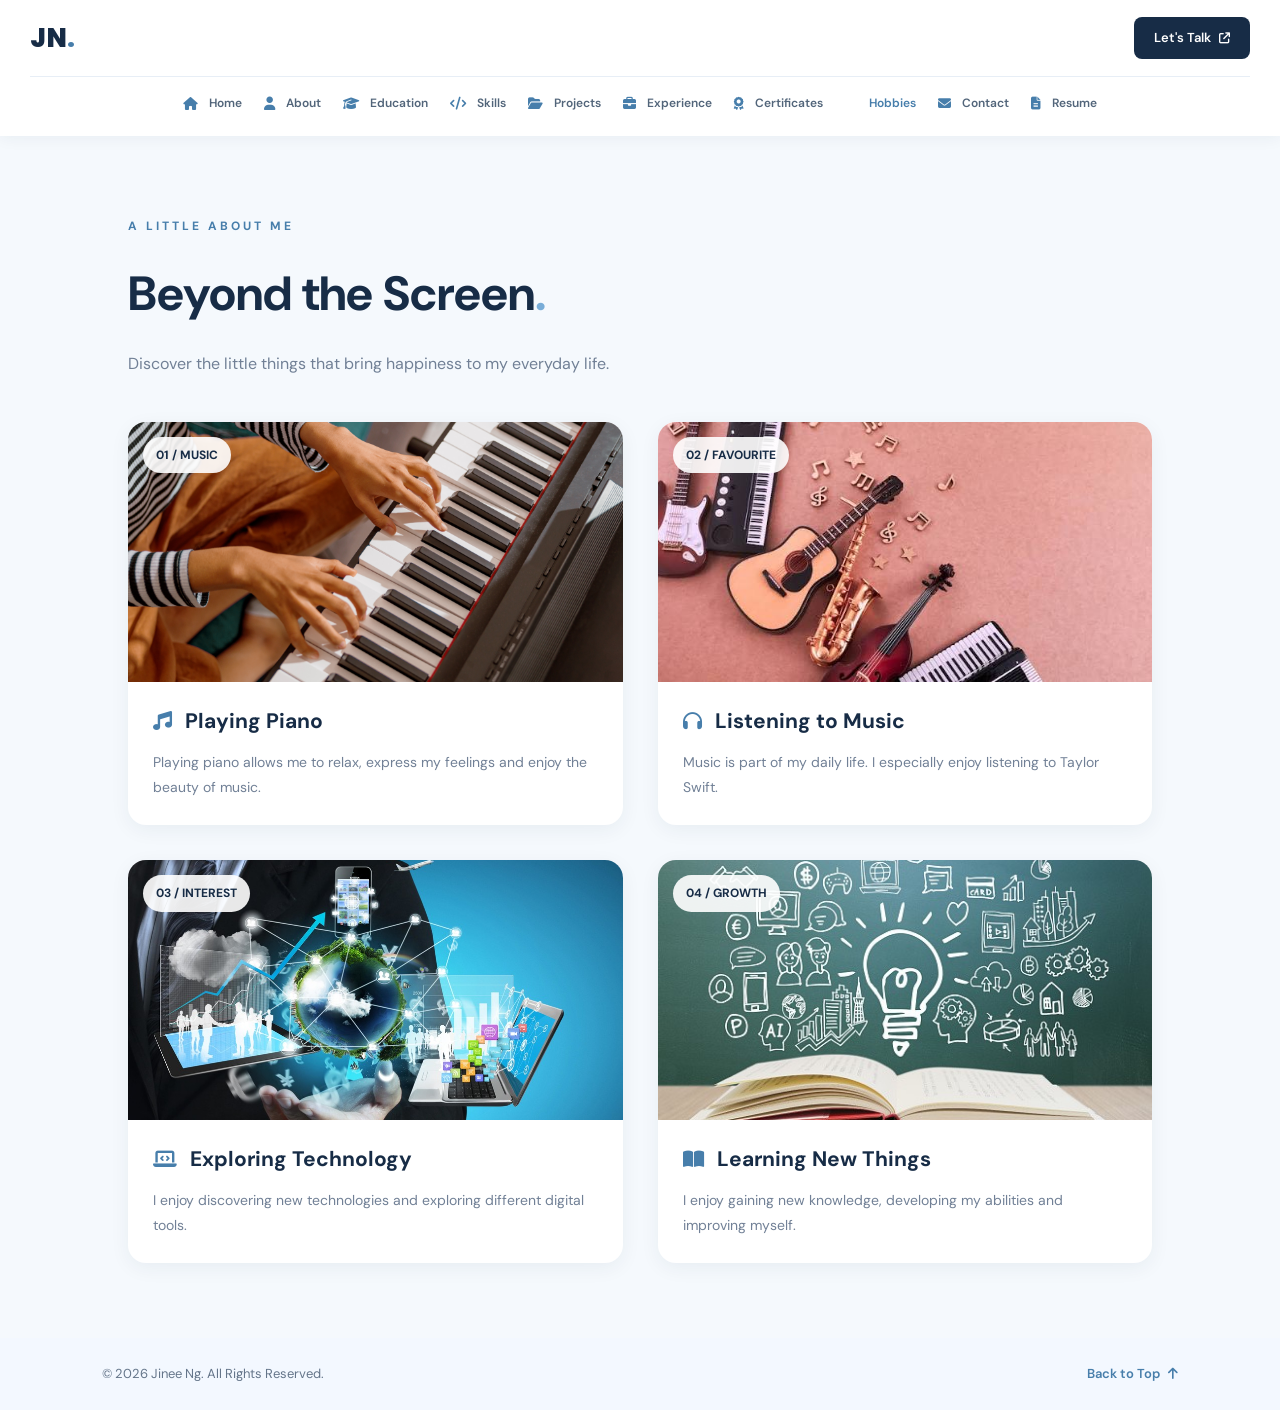
<file: hobbies.html>
<!DOCTYPE html>
<html lang="en">

<head>
    <meta charset="UTF-8">
    <meta name="viewport" content="width=device-width, initial-scale=1.0">
    <title>Hobbies | Jinee Ng</title>

    <link rel="icon" type="image/jpeg" href="images/favicon.jpg">
    <link rel="stylesheet" href="https://cdnjs.cloudflare.com/ajax/libs/font-awesome/6.5.2/css/all.min.css">
    <link rel="stylesheet" href="style.css">
</head>

<body>

<header>
    <nav class="navbar">
        <a href="index.html" class="logo">JN<span>.</span></a>

        <ul class="nav-links">
            <li><a href="index.html"><i class="fa-solid fa-house"></i> Home</a></li>
            <li><a href="about.html"><i class="fa-solid fa-user"></i> About</a></li>
            <li><a href="education.html"><i class="fa-solid fa-graduation-cap"></i> Education</a></li>
            <li><a href="skills.html"><i class="fa-solid fa-code"></i> Skills</a></li>
            <li><a href="projects.html"><i class="fa-solid fa-folder-open"></i> Projects</a></li>
            <li><a href="experience.html"><i class="fa-solid fa-briefcase"></i> Experience</a></li>
            <li><a href="certificates.html"><i class="fa-solid fa-award"></i> Certificates</a></li>
            <li><a href="hobbies.html" class="active"><i class="fa-solid fa-heart"></i> Hobbies</a></li>
            <li><a href="contact.html"><i class="fa-solid fa-envelope"></i> Contact</a></li>
            <li><a href="resume.html"><i class="fa-solid fa-file-lines"></i> Resume</a></li>
        </ul>

        <a href="contact.html" class="nav-button">
            Let's Talk <i class="fa-solid fa-arrow-up-right-from-square"></i>
        </a>
    </nav>
</header>

<main>

    <section class="hobbies-section">

        <div class="hobbies-intro">
            <span class="hobbies-label">A LITTLE ABOUT ME</span>
            <h1>Beyond the Screen<span>.</span></h1>
            <p>Discover the little things that bring happiness to my everyday life.</p>
        </div>

        <div class="hobbies-grid">

            <div class="hobby-card">
                <div class="hobby-image">
                    <img src="images/piano.jpg" alt="Playing piano">
                    <span class="hobby-number">01 / MUSIC</span>
                </div>

                <div class="hobby-content">
                    <h2><i class="fa-solid fa-music"></i> Playing Piano</h2>
                    <p>Playing piano allows me to relax, express my feelings and enjoy the beauty of music.</p>
                </div>
            </div>

            <div class="hobby-card">
                <div class="hobby-image">
                    <img src="images/music.jpg" alt="Listening to music">
                    <span class="hobby-number">02 / FAVOURITE</span>
                </div>

                <div class="hobby-content">
                    <h2><i class="fa-solid fa-headphones"></i> Listening to Music</h2>
                    <p>Music is part of my daily life. I especially enjoy listening to Taylor Swift.</p>
                </div>
            </div>

            <div class="hobby-card">
                <div class="hobby-image">
                    <img src="images/technology.jpg" alt="Technology and coding">
                    <span class="hobby-number">03 / INTEREST</span>
                </div>

                <div class="hobby-content">
                    <h2><i class="fa-solid fa-laptop-code"></i> Exploring Technology</h2>
                    <p>I enjoy discovering new technologies and exploring different digital tools.</p>
                </div>
            </div>

            <div class="hobby-card">
                <div class="hobby-image">
                    <img src="images/learning.jpg" alt="Studying and learning">
                    <span class="hobby-number">04 / GROWTH</span>
                </div>

                <div class="hobby-content">
                    <h2><i class="fa-solid fa-book-open"></i> Learning New Things</h2>
                    <p>I enjoy gaining new knowledge, developing my abilities and improving myself.</p>
                </div>
            </div>

        </div>

    </section>

</main>

<footer>
    <p>© 2026 Jinee Ng. All Rights Reserved.</p>
    <a href="index.html">
        Back to Top <i class="fa-solid fa-arrow-up"></i>
    </a>
</footer>

</body>
</html>
</file>
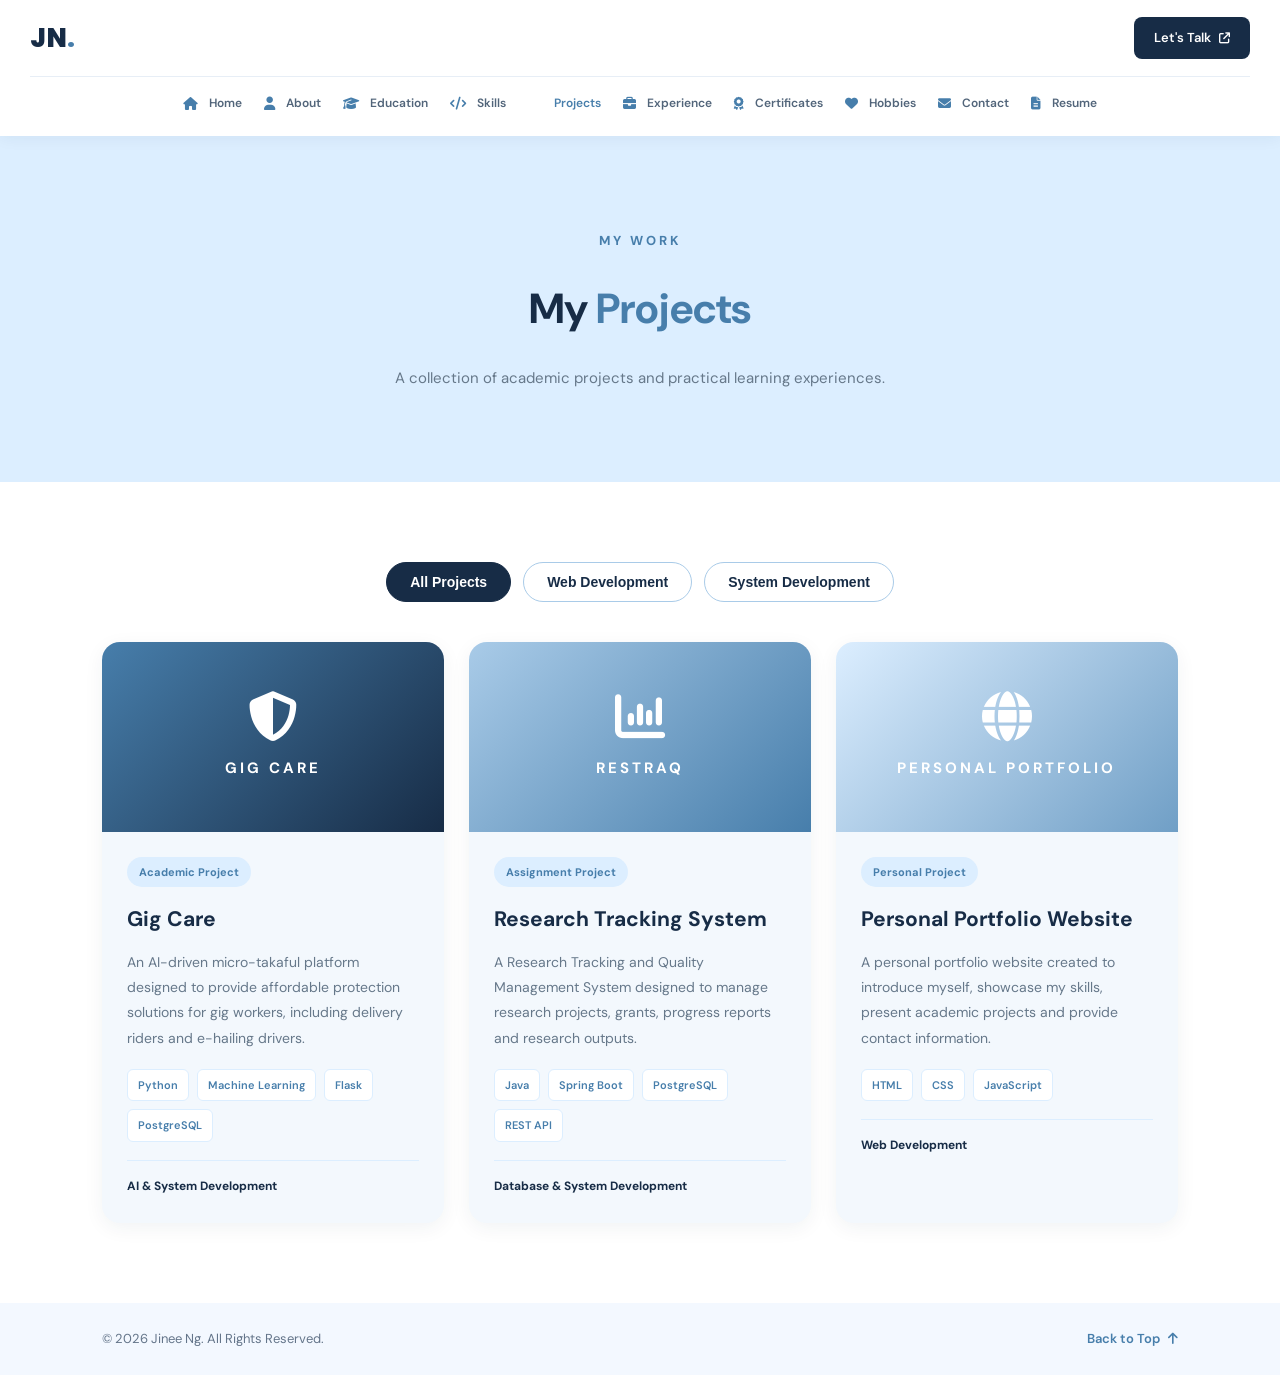
<file: projects.html>
<!DOCTYPE html>
<html lang="en">
<head>
    <meta charset="UTF-8">
    <meta name="viewport" content="width=device-width, initial-scale=1.0">
    <title>Projects | Jinee Ng</title>
    <link rel="icon" type="image/jpeg" href="images/favicon.jpg">
    <link rel="stylesheet" href="https://cdnjs.cloudflare.com/ajax/libs/font-awesome/6.5.2/css/all.min.css">
    <link rel="stylesheet" href="style.css">
</head>

<body>

<header>
    <nav class="navbar">
        <a href="index.html" class="logo">JN<span>.</span></a>

        <ul class="nav-links">
            <li><a href="index.html"><i class="fa-solid fa-house"></i> Home</a></li>
            <li><a href="about.html"><i class="fa-solid fa-user"></i> About</a></li>
            <li><a href="education.html"><i class="fa-solid fa-graduation-cap"></i> Education</a></li>
            <li><a href="skills.html"><i class="fa-solid fa-code"></i> Skills</a></li>
            <li><a href="projects.html" class="active"><i class="fa-solid fa-folder-open"></i> Projects</a></li>
            <li><a href="experience.html"><i class="fa-solid fa-briefcase"></i> Experience</a></li>
            <li><a href="certificates.html"><i class="fa-solid fa-award"></i> Certificates</a></li>
            <li><a href="hobbies.html"><i class="fa-solid fa-heart"></i> Hobbies</a></li>
            <li><a href="contact.html"><i class="fa-solid fa-envelope"></i> Contact</a></li>
            <li><a href="resume.html"><i class="fa-solid fa-file-lines"></i> Resume</a></li>
        </ul>

        <a href="contact.html" class="nav-button">
            Let's Talk <i class="fa-solid fa-arrow-up-right-from-square"></i>
        </a>
    </nav>
</header>

<main>

    <!-- Projects Heading -->
    <section class="certificate-hero">
        <div class="certificate-hero-content">

            <span class="certificate-label">MY WORK</span>

            <h1>My <span>Projects</span></h1>

            <p>
                A collection of academic projects and practical learning experiences.
            </p>

        </div>
    </section>


    <!-- Project Filter and Cards -->
    <section class="projects-section">

        <div class="project-filter">
            <button class="filter-btn active" data-filter="all">All Projects</button>
            <button class="filter-btn" data-filter="web">Web Development</button>
            <button class="filter-btn" data-filter="system">System Development</button>
        </div>

        <div class="project-grid">

            <div class="project-card" data-category="system">

                <div class="project-image project-image-one">
                    <i class="fa-solid fa-shield-halved"></i>
                    <p>GIG CARE</p>
                </div>

                <div class="project-content">
                    <span class="project-status">Academic Project</span>

                    <h2>Gig Care</h2>

                    <p>
                        An AI-driven micro-takaful platform designed
                        to provide affordable protection solutions
                        for gig workers, including delivery riders
                        and e-hailing drivers.
                    </p>

                    <div class="project-tags">
                        <span>Python</span>
                        <span>Machine Learning</span>
                        <span>Flask</span>
                        <span>PostgreSQL</span>
                    </div>

                    <p class="project-type">AI & System Development</p>
                </div>

            </div>


            <div class="project-card" data-category="system">

                <div class="project-image project-image-two">
                    <i class="fa-solid fa-chart-column"></i>
                    <p>RESTRAQ</p>
                </div>

                <div class="project-content">
                    <span class="project-status">Assignment Project</span>

                    <h2>Research Tracking System</h2>

                    <p>
                        A Research Tracking and Quality Management
                        System designed to manage research projects,
                        grants, progress reports and research outputs.
                    </p>

                    <div class="project-tags">
                        <span>Java</span>
                        <span>Spring Boot</span>
                        <span>PostgreSQL</span>
                        <span>REST API</span>
                    </div>

                    <p class="project-type">Database & System Development</p>
                </div>

            </div>


            <div class="project-card" data-category="web">

                <div class="project-image project-image-three">
                    <i class="fa-solid fa-globe"></i>
                    <p>PERSONAL PORTFOLIO</p>
                </div>

                <div class="project-content">
                    <span class="project-status">Personal Project</span>

                    <h2>Personal Portfolio Website</h2>

                    <p>
                        A personal portfolio website created to
                        introduce myself, showcase my skills,
                        present academic projects and provide
                        contact information.
                    </p>

                    <div class="project-tags">
                        <span>HTML</span>
                        <span>CSS</span>
                        <span>JavaScript</span>
                    </div>

                    <p class="project-type">Web Development</p>
                </div>

            </div>

        </div>

    </section>

</main>

<footer>
    <p>© 2026 Jinee Ng. All Rights Reserved.</p>

    <a href="index.html">
        Back to Top <i class="fa-solid fa-arrow-up"></i>
    </a>
</footer>

<script src="script.js"></script>

</body>
</html>
</file>
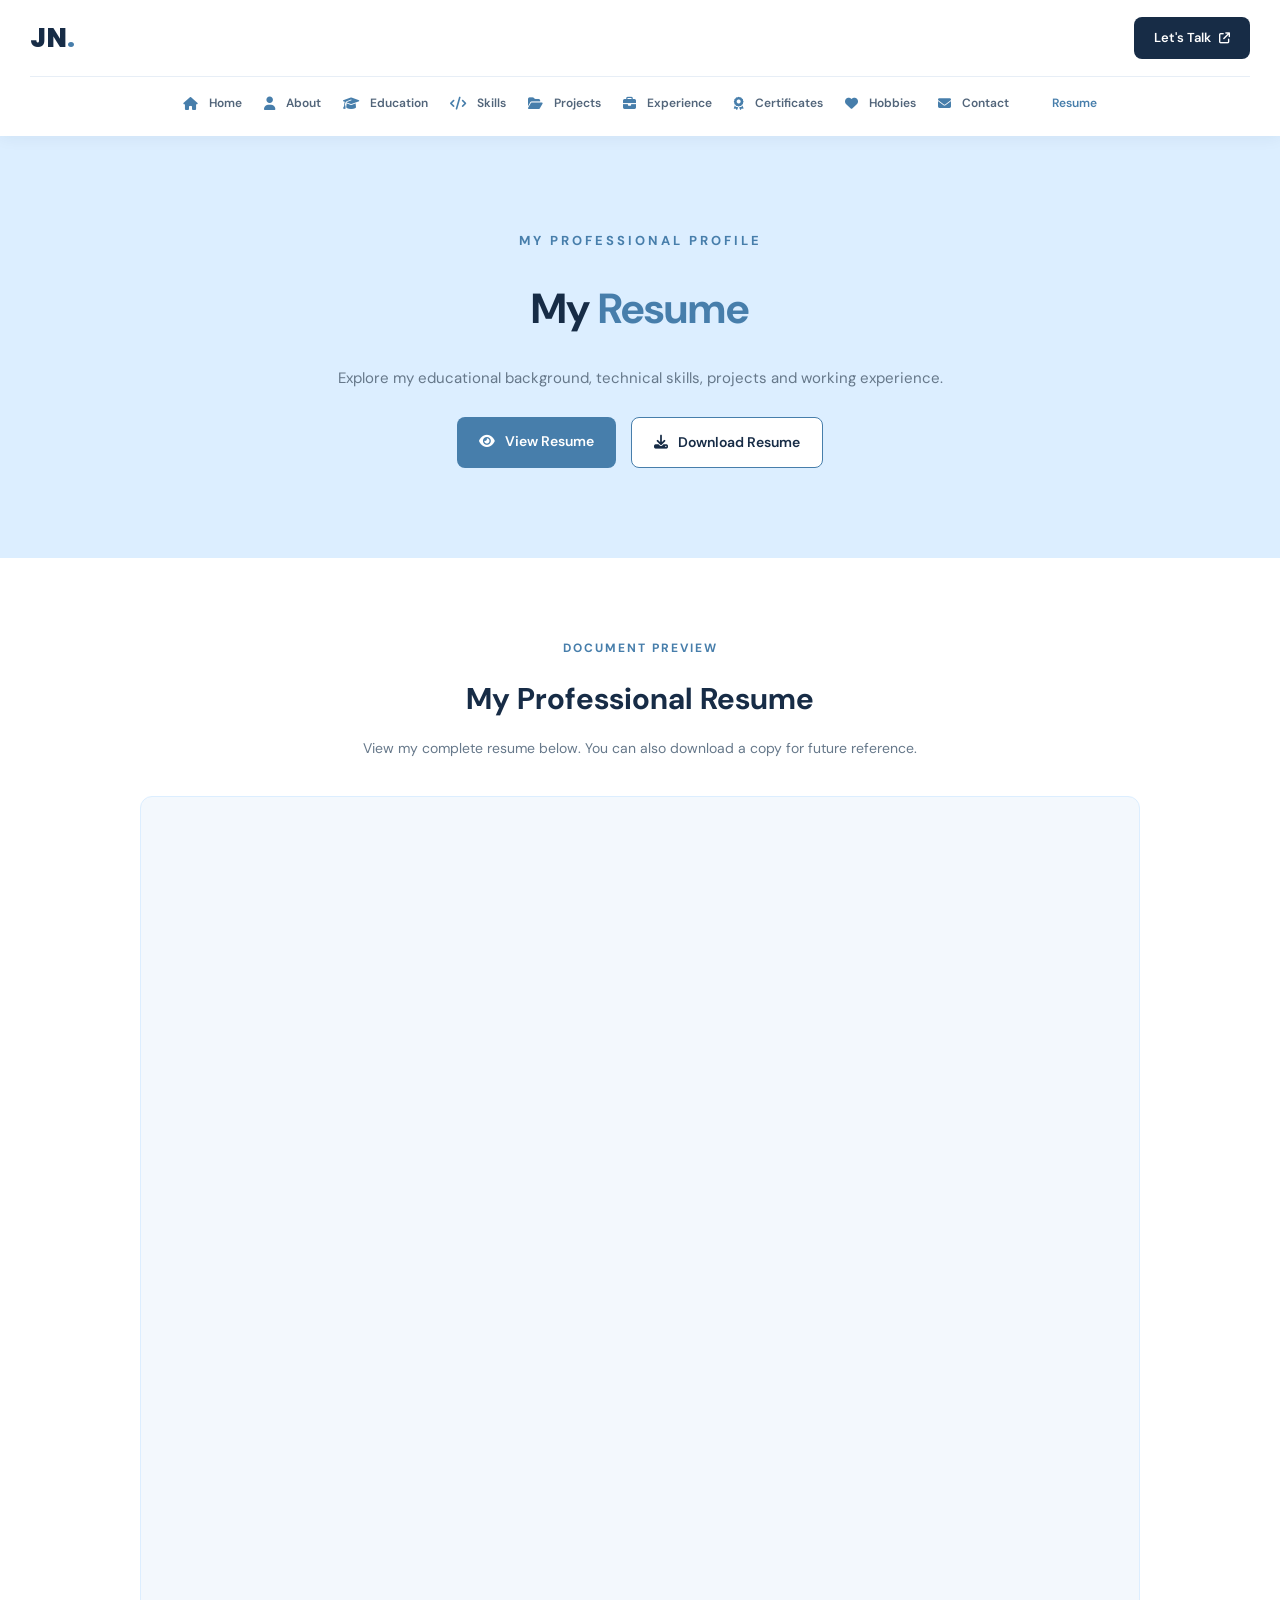
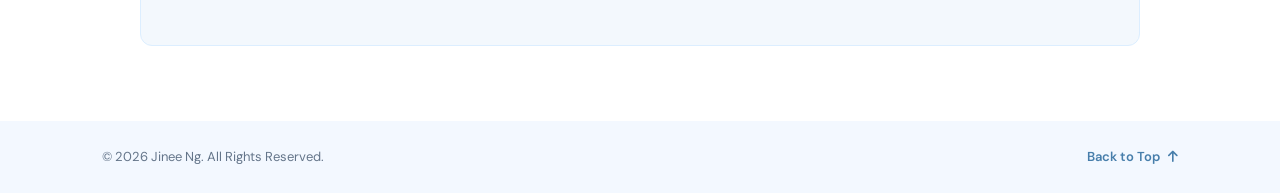
<file: resume.html>
<!DOCTYPE html>
<html lang="en">

<head>
    <meta charset="UTF-8">
    <meta name="viewport" content="width=device-width, initial-scale=1.0">
    <title>Resume | Jinee Ng</title>

    <link rel="icon" type="image/jpeg" href="images/favicon.jpg">
    <link rel="stylesheet" href="https://cdnjs.cloudflare.com/ajax/libs/font-awesome/6.5.2/css/all.min.css">
    <link rel="stylesheet" href="style.css">
</head>

<body>

<header>
    <nav class="navbar">
        <a href="index.html" class="logo">JN<span>.</span></a>

        <ul class="nav-links">
            <li><a href="index.html"><i class="fa-solid fa-house"></i> Home</a></li>
            <li><a href="about.html"><i class="fa-solid fa-user"></i> About</a></li>
            <li><a href="education.html"><i class="fa-solid fa-graduation-cap"></i> Education</a></li>
            <li><a href="skills.html"><i class="fa-solid fa-code"></i> Skills</a></li>
            <li><a href="projects.html"><i class="fa-solid fa-folder-open"></i> Projects</a></li>
            <li><a href="experience.html"><i class="fa-solid fa-briefcase"></i> Experience</a></li>
            <li><a href="certificates.html"><i class="fa-solid fa-award"></i> Certificates</a></li>
            <li><a href="hobbies.html"><i class="fa-solid fa-heart"></i> Hobbies</a></li>
            <li><a href="contact.html"><i class="fa-solid fa-envelope"></i> Contact</a></li>
            <li><a href="resume.html" class="active"><i class="fa-solid fa-file-lines"></i> Resume</a></li>
        </ul>

        <a href="contact.html" class="nav-button">
            Let's Talk <i class="fa-solid fa-arrow-up-right-from-square"></i>
        </a>
    </nav>
</header>

<main>

    <!-- Page Heading -->
    <section class="certificate-hero">
        <div class="certificate-hero-content">

            <span class="certificate-label">MY PROFESSIONAL PROFILE</span>

            <h1>My <span>Resume</span></h1>

            <p>
                Explore my educational background, technical skills,
                projects and working experience.
            </p>

            <div class="resume-buttons">

                <a href="certificates/resume.pdf" target="_blank"
                   rel="noopener noreferrer" class="resume-button">
                    <i class="fa-solid fa-eye"></i>
                    View Resume
                </a>

                <a href="certificates/resume.pdf" download class="resume-download">
                    <i class="fa-solid fa-download"></i>
                    Download Resume
                </a>

            </div>

        </div>
    </section>

    <section class="resume-preview-section">

        <div class="resume-preview-container">

            <div class="resume-preview-heading">
                <span>DOCUMENT PREVIEW</span>
                <h2>My Professional Resume</h2>
                <p>
                    View my complete resume below.
                    You can also download a copy for future reference.
                </p>
            </div>

            <div class="resume-pdf-container">

                <iframe
                        src="certificates/resume.pdf"
                        title="Jinee Ng Professional Resume">
                </iframe>

            </div>

        </div>

    </section>

</main>

<footer>
    <p>© 2026 Jinee Ng. All Rights Reserved.</p>
    <a href="index.html">
        Back to Top <i class="fa-solid fa-arrow-up"></i>
    </a>
</footer>

</body>
</html>
</file>
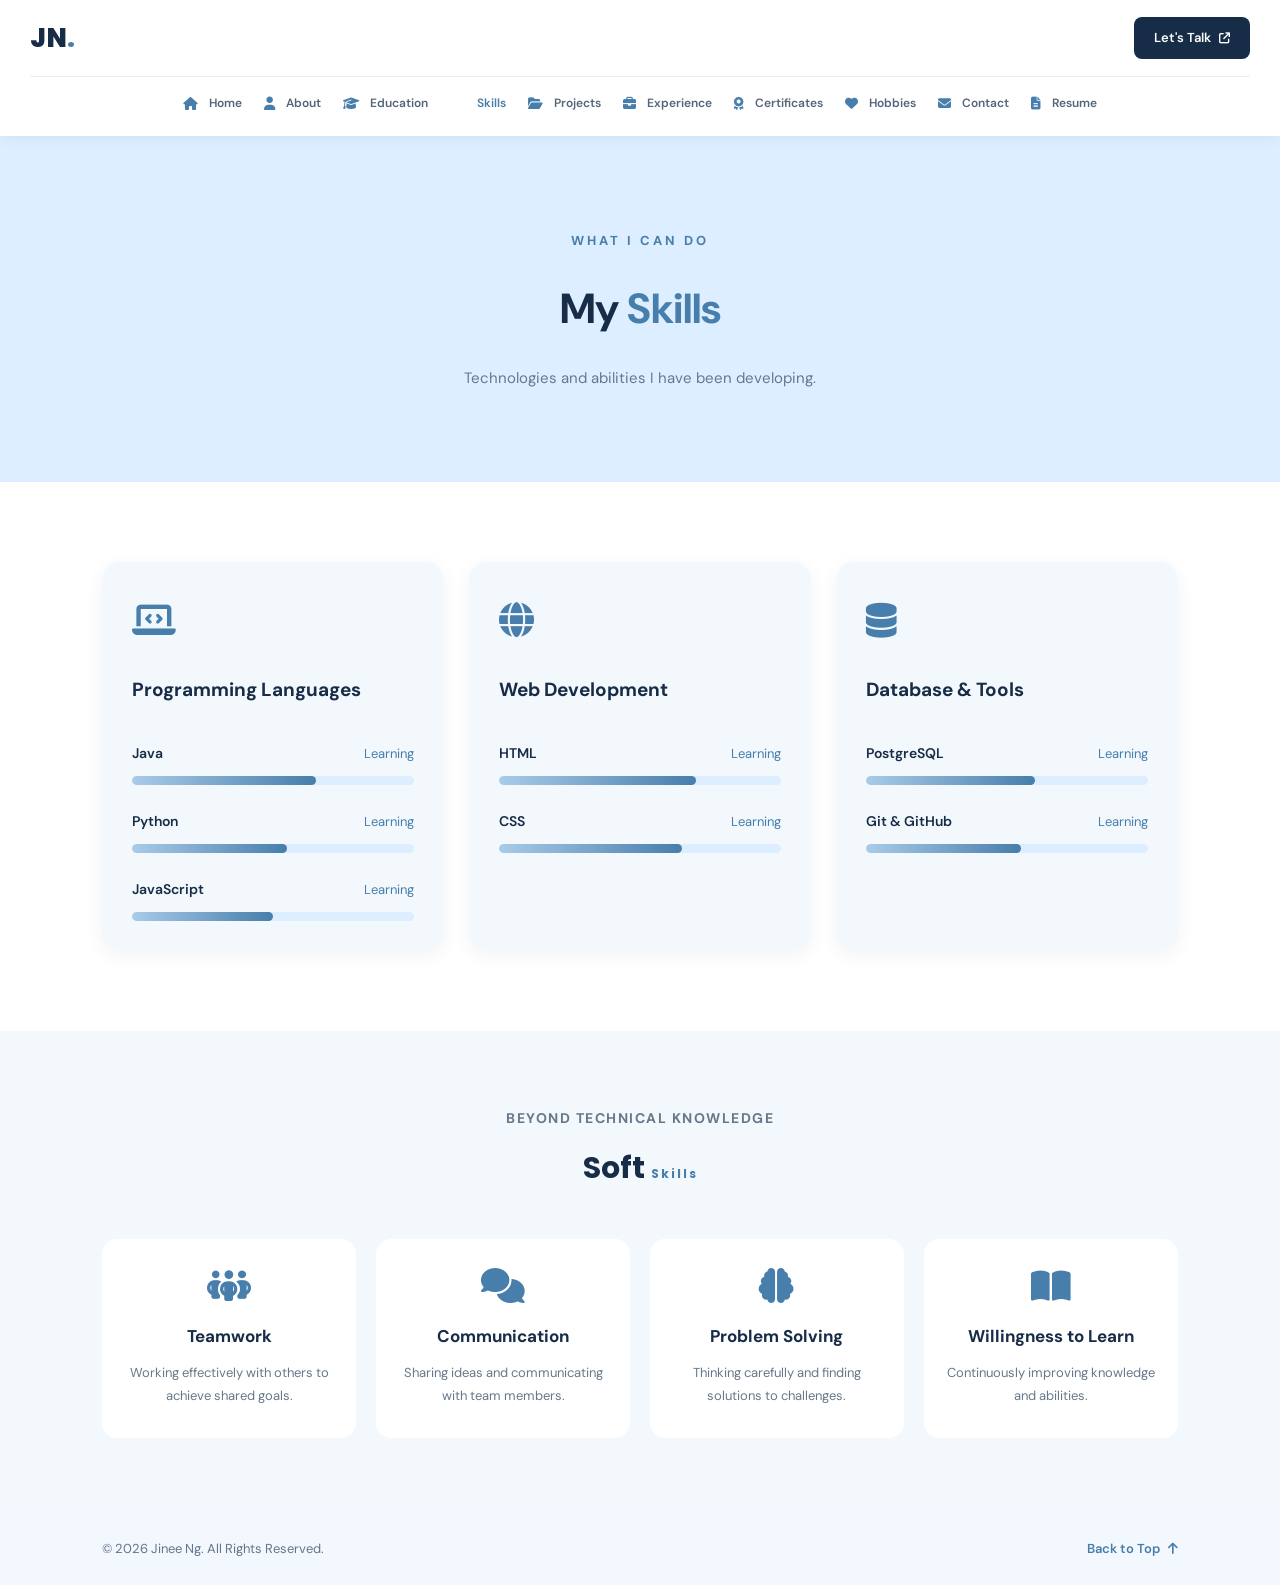
<file: skills.html>
<!DOCTYPE html>
<html lang="en">
<head>
    <meta charset="UTF-8">
    <meta name="viewport" content="width=device-width, initial-scale=1.0">
    <title>Skills | Jinee Ng</title>
    <link rel="icon" type="image/jpeg" href="images/favicon.jpg">
    <link rel="stylesheet" href="https://cdnjs.cloudflare.com/ajax/libs/font-awesome/6.5.2/css/all.min.css">
    <link rel="stylesheet" href="style.css">
</head>

<body>

<header>
    <nav class="navbar">
        <a href="index.html" class="logo">JN<span>.</span></a>

        <ul class="nav-links">
            <li><a href="index.html"><i class="fa-solid fa-house"></i> Home</a></li>
            <li><a href="about.html"><i class="fa-solid fa-user"></i> About</a></li>
            <li><a href="education.html"><i class="fa-solid fa-graduation-cap"></i> Education</a></li>
            <li><a href="skills.html" class="active"><i class="fa-solid fa-code"></i> Skills</a></li>
            <li><a href="projects.html"><i class="fa-solid fa-folder-open"></i> Projects</a></li>
            <li><a href="experience.html"><i class="fa-solid fa-briefcase"></i> Experience</a></li>
            <li><a href="certificates.html"><i class="fa-solid fa-award"></i> Certificates</a></li>
            <li><a href="hobbies.html"><i class="fa-solid fa-heart"></i> Hobbies</a></li>
            <li><a href="contact.html"><i class="fa-solid fa-envelope"></i> Contact</a></li>
            <li><a href="resume.html"><i class="fa-solid fa-file-lines"></i> Resume</a></li>
        </ul>

        <a href="contact.html" class="nav-button">
            Let's Talk <i class="fa-solid fa-arrow-up-right-from-square"></i>
        </a>
    </nav>
</header>

<main>

    <section class="certificate-hero">
        <div class="certificate-hero-content">

            <span class="certificate-label">WHAT I CAN DO</span>

            <h1>My <span>Skills</span></h1>

            <p>Technologies and abilities I have been developing.</p>

        </div>
    </section>

    <section class="skills-section">

        <div class="skills-container">

            <div class="skill-category">
                <div class="skill-category-icon">
                    <i class="fa-solid fa-laptop-code"></i>
                </div>
                <h2>Programming Languages</h2>

                <div class="skill-item">
                    <div class="skill-info">
                        <span>Java</span>
                        <span>Learning</span>
                    </div>
                    <div class="skill-bar">
                        <div class="skill-progress" style="width: 65%;"></div>
                    </div>
                </div>

                <div class="skill-item">
                    <div class="skill-info">
                        <span>Python</span>
                        <span>Learning</span>
                    </div>
                    <div class="skill-bar">
                        <div class="skill-progress" style="width: 55%;"></div>
                    </div>
                </div>

                <div class="skill-item">
                    <div class="skill-info">
                        <span>JavaScript</span>
                        <span>Learning</span>
                    </div>
                    <div class="skill-bar">
                        <div class="skill-progress" style="width: 50%;"></div>
                    </div>
                </div>
            </div>

            <div class="skill-category">
                <div class="skill-category-icon">
                    <i class="fa-solid fa-globe"></i>
                </div>
                <h2>Web Development</h2>

                <div class="skill-item">
                    <div class="skill-info">
                        <span>HTML</span>
                        <span>Learning</span>
                    </div>
                    <div class="skill-bar">
                        <div class="skill-progress" style="width: 70%;"></div>
                    </div>
                </div>

                <div class="skill-item">
                    <div class="skill-info">
                        <span>CSS</span>
                        <span>Learning</span>
                    </div>
                    <div class="skill-bar">
                        <div class="skill-progress" style="width: 65%;"></div>
                    </div>
                </div>
            </div>

            <div class="skill-category">
                <div class="skill-category-icon">
                    <i class="fa-solid fa-database"></i>
                </div>
                <h2>Database & Tools</h2>

                <div class="skill-item">
                    <div class="skill-info">
                        <span>PostgreSQL</span>
                        <span>Learning</span>
                    </div>
                    <div class="skill-bar">
                        <div class="skill-progress" style="width: 60%;"></div>
                    </div>
                </div>

                <div class="skill-item">
                    <div class="skill-info">
                        <span>Git & GitHub</span>
                        <span>Learning</span>
                    </div>
                    <div class="skill-bar">
                        <div class="skill-progress" style="width: 55%;"></div>
                    </div>
                </div>
            </div>

        </div>

    </section>

    <section class="soft-skills-section">

        <div class="section-heading">
            <p class="section-label">BEYOND TECHNICAL KNOWLEDGE</p>
            <h2>Soft <span>Skills</span></h2>
        </div>

        <div class="soft-skills-grid">

            <div class="soft-skill-card">
                <i class="fa-solid fa-people-group"></i>
                <h3>Teamwork</h3>
                <p>Working effectively with others to achieve shared goals.</p>
            </div>

            <div class="soft-skill-card">
                <i class="fa-solid fa-comments"></i>
                <h3>Communication</h3>
                <p>Sharing ideas and communicating with team members.</p>
            </div>

            <div class="soft-skill-card">
                <i class="fa-solid fa-brain"></i>
                <h3>Problem Solving</h3>
                <p>Thinking carefully and finding solutions to challenges.</p>
            </div>

            <div class="soft-skill-card">
                <i class="fa-solid fa-book-open"></i>
                <h3>Willingness to Learn</h3>
                <p>Continuously improving knowledge and abilities.</p>
            </div>

        </div>

    </section>

</main>

<footer>
    <p>© 2026 Jinee Ng. All Rights Reserved.</p>
    <a href="index.html">
        Back to Top <i class="fa-solid fa-arrow-up"></i>
    </a>
</footer>

</body>
</html>
</file>
<file: style.css>
@import url('https://fonts.googleapis.com/css2?family=DM+Sans:wght@400;500;600;700&family=Poppins:wght@400;500;600;700;800&display=swap');

* {
    margin: 0;
    padding: 0;
    box-sizing: border-box;
    scroll-behavior: smooth;
}

body {
    font-family: 'DM Sans', sans-serif;
    background-color: #FFFFFF;
    color: #172C46;
    line-height: 1.7;
}

a {
    text-decoration: none;
    color: inherit;
}

header {
    width: 100%;
    background-color: #FFFFFF;
    position: sticky;
    top: 0;
    z-index: 100;
    box-shadow: 0 2px 15px rgba(23, 44, 70, 0.06);
}

.navbar {
    max-width: 1400px;
    margin: auto;
    padding: 15px 30px;
    display: flex;
    align-items: center;
    justify-content: space-between;
    flex-wrap: wrap;
    gap: 15px;
}

.logo {
    font-family: 'Poppins', sans-serif;
    font-size: 27px;
    font-weight: 800;
    color: #172C46;
    text-decoration: none;
    order: 1;
}

.logo span {
    color: #477EAB;
}

.nav-button {
    order: 2;
    display: inline-block;
    background-color: #172C46;
    color: #FFFFFF;
    padding: 10px 20px;
    border-radius: 8px;
    font-size: 13px;
    font-weight: 600;
    text-decoration: none;
    white-space: nowrap;
    transition: 0.3s ease;
}

.nav-button:hover {
    background-color: #477EAB;
}

.nav-button i {
    margin-left: 5px;
    font-size: 11px;
}

.nav-links {
    order: 3;
    width: 100%;
    display: flex;
    align-items: center;
    justify-content: center;
    flex-wrap: wrap;
    list-style: none;
    gap: 12px 22px;
    margin: 0;
    padding: 12px 0 5px;
    border-top: 1px solid #E7EEF6;
}

.nav-links a {
    display: inline-flex;
    align-items: center;
    gap: 6px;
    font-size: 12px;
    font-weight: 600;
    color: #52657A;
    white-space: nowrap;
    text-decoration: none;
    transition: 0.3s ease;
}

.nav-links a:hover,
.nav-links a.active {
    color: #477EAB;
}

.nav-links a i {
    font-size: 13px;
    color: #477EAB;
    transition: 0.3s ease;
}

.nav-links a:hover i,
.nav-links a.active i {
    color: #477EAB;
}

/* Hero Section */

.hero {
    min-height: 650px;
    background: linear-gradient(120deg, #F3F8FF, #DCEEFF);
    padding: 90px max(calc((100% - 1100px) / 2), 40px);
    display: flex;
    align-items: center;
    justify-content: space-between;
    gap: 60px;
}

.hero-content {
    max-width: 600px;
}

.intro,
.section-label {
    color: #477EAB;
    font-size: 12px;
    font-weight: 700;
    letter-spacing: 2px;
    margin-bottom: 15px;
}

.hero h1 {
    font-family: 'Poppins', sans-serif;
    font-size: clamp(40px, 5vw, 65px);
    line-height: 1.2;
    font-weight: 800;
}

.hero h1 span,
.section-heading h2 span {
    color: #477EAB;
}

.hero h2 {
    font-size: 22px;
    margin-top: 15px;
    color: #52657A;
    font-weight: 600;
}

.hero-description {
    color: #64758A;
    font-size: 15px;
    margin-top: 20px;
    max-width: 530px;
}

.hero-buttons {
    display: flex;
    gap: 15px;
    margin-top: 30px;
    flex-wrap: wrap;
}

.primary-button,
.secondary-button {
    display: inline-block;
    padding: 13px 23px;
    border-radius: 8px;
    font-size: 14px;
    font-weight: 600;
    transition: 0.3s;
}

.primary-button {
    background-color: #172C46;
    color: #FFFFFF;
}

.primary-button:hover {
    background-color: #477EAB;
    transform: translateY(-3px);
}

.primary-button i,
.secondary-button i {
    margin-left: 6px;
    font-size: 12px;
}

.secondary-button {
    border: 1px solid #477EAB;
    color: #477EAB;
}

.secondary-button:hover {
    background-color: #DCEEFF;
}

.social-links {
    display: flex;
    gap: 25px;
    margin-top: 35px;
    color: #477EAB;
    font-size: 14px;
    font-weight: 600;
}

.social-links a {
    transition: 0.3s;
}

.social-links a:hover {
    color: #172C46;
}

.social-links i {
    margin-right: 5px;
}

.social-links .fa-arrow-up-right-from-square {
    font-size: 10px;
    margin-left: 3px;
}

/* Profile Design */

.hero-image {
    width: 380px;
    min-height: 440px;
    position: relative;
    flex-shrink: 0;
    display: flex;
    align-items: center;
    justify-content: center;
}

.profile-circle {
    width: 350px;
    height: 350px;
    border-radius: 50%;
    background-color: rgba(169, 203, 232, 0.25);
    position: relative;
    z-index: 1;
    display: flex;
    align-items: center;
    justify-content: center;
}

.profile-inner {
    width: 100%;
    display: flex;
    flex-direction: column;
    align-items: center;
    justify-content: center;
    text-align: center;
    gap: 12px;
}

.profile-photo {
    width: 280px;
    height: 280px;
    object-fit: cover;
    object-position: center;
    border-radius: 50%;
    border: 6px solid #FFFFFF;
    box-shadow: 0 8px 25px rgba(23, 44, 70, 0.15);
}

.profile-inner p {
    color: #315B82;
    font-size: 14px;
    font-weight: 600;
    margin: 0;
    line-height: 1.5;
}

/* Always Learning Card */

.floating-card {
    position: absolute;
    bottom: 15px;
    left: -65px;
    z-index: 3;
    background-color: #FFFFFF;
    padding: 15px 22px;
    border-radius: 12px;
    box-shadow: 0 10px 30px rgba(23, 44, 70, 0.12);
    font-size: 13px;
    font-weight: 700;
}

.floating-card i {
    color: #477EAB;
    margin-right: 8px;
}

/* UUM Student Card */

.hero-small-card {
    position: absolute;
    top: -15px;
    right: -25px;
    z-index: 3;
    display: flex;
    align-items: center;
    gap: 12px;
    padding: 13px 17px;
    background-color: #FFFFFF;
    border: 1px solid #E7EEF6;
    border-radius: 12px;
    box-shadow: 0 10px 30px rgba(23, 44, 70, 0.1);
}

.hero-small-icon {
    width: 42px;
    height: 42px;
    flex-shrink: 0;
    border-radius: 10px;
    background-color: #DCEEFF;
    display: flex;
    align-items: center;
    justify-content: center;
    color: #477EAB;
    font-size: 18px;
}

.hero-small-card strong,
.hero-small-card span {
    display: block;
    font-family: 'DM Sans', sans-serif;
    font-size: 12px;
    line-height: 1.6;
}

.hero-small-card strong {
    color: #172C46;
    font-weight: 700;
}

.hero-small-card span {
    color: #64758A;
    font-weight: 400;
}

/* Decorative Shapes */

.hero-decoration {
    position: absolute;
    border-radius: 50%;
    z-index: 0;
}

.hero-decoration-one {
    width: 350px;
    height: 350px;
    background-color: rgba(220, 238, 255, 0.8);
    top: 30px;
    left: 10px;
}

.hero-decoration-two {
    width: 95px;
    height: 95px;
    border: 2px solid rgba(71, 126, 171, 0.25);
    top: 5px;
    right: 5px;
}

.hero-dot {
    position: absolute;
    border-radius: 50%;
    background-color: #477EAB;
    z-index: 2;
}

.hero-dot-one {
    width: 13px;
    height: 13px;
    top: 100px;
    left: 20px;
}

.hero-dot-two {
    width: 9px;
    height: 9px;
    bottom: 85px;
    right: 30px;
    background-color: #A9CBE8;
}

/* General Sections */

.section {
    max-width: 1100px;
    margin: auto;
    padding: 90px 30px;
}

.section-heading {
    margin-bottom: 25px;
}

.section-heading h2 {
    font-family: 'Poppins', sans-serif;
    font-size: 34px;
}

.section-description {
    max-width: 750px;
    color: #64758A;
    margin-bottom: 25px;
}

.text-link {
    display: inline-block;
    color: #477EAB;
    font-size: 14px;
    font-weight: 700;
    margin-top: 20px;
}

.text-link:hover {
    color: #172C46;
}

.text-link i {
    margin-left: 5px;
    font-size: 12px;
}

/* Skills Section */

.skills-preview {
    background-color: #F6F9FD;
    max-width: 100%;
    padding-left: max(calc((100% - 1040px) / 2), 30px);
    padding-right: max(calc((100% - 1040px) / 2), 30px);
}

.card-container {
    display: grid;
    grid-template-columns: repeat(auto-fit, minmax(230px, 1fr));
    gap: 25px;
}

.info-card {
    background-color: #FFFFFF;
    border: 1px solid #E7EEF6;
    padding: 30px;
    border-radius: 14px;
    transition: 0.3s;
}

.info-card:hover {
    transform: translateY(-7px);
    box-shadow: 0 12px 30px rgba(23, 44, 70, 0.09);
}

.card-icon {
    font-size: 30px;
    color: #477EAB;
    margin-bottom: 15px;
}

.info-card h3 {
    font-family: 'Poppins', sans-serif;
    font-size: 18px;
    margin-bottom: 10px;
}

.info-card p {
    color: #64758A;
    font-size: 14px;
}

.project-number {
    color: #A9CBE8;
    font-family: 'Poppins', sans-serif;
    font-size: 35px;
    font-weight: 800;
    margin-bottom: 15px;
}

/* Contact Banner */

.contact-banner {
    text-align: center;
    background: linear-gradient(120deg, #172C46, #315B82);
    color: #FFFFFF;
    padding: 75px 25px;
}

.contact-banner .section-label {
    color: #A9CBE8;
}

.contact-banner h2 {
    font-family: 'Poppins', sans-serif;
    font-size: 32px;
    margin-bottom: 15px;
}

.contact-banner p {
    color: #DCEEFF;
    margin-bottom: 25px;
}

.contact-banner .primary-button {
    background-color: #FFFFFF;
    color: #172C46;
}

/* Footer */

footer {
    display: flex;
    justify-content: space-between;
    align-items: center;
    padding: 25px 8%;
    background-color: #F3F8FF;
    color: #64758A;
    font-size: 13px;
}

footer a {
    color: #477EAB;
    font-weight: 600;
}

footer a i {
    margin-left: 5px;
}

/* Tablet */

@media (max-width: 1000px) {
    .navbar {
        padding: 15px 25px;
        flex-wrap: wrap;
    }

    .nav-links {
        gap: 12px 18px;
        order: 3;
        width: 100%;
        justify-content: center;
        flex-wrap: wrap;
    }

    .hero {
        padding: 70px 35px;
    }

    .profile-circle {
        width: 300px;
        height: 300px;
    }

    .profile-photo {
        width: 240px;
        height: 240px;
    }

    .hero-image {
        width: 320px;
    }

    .hero-small-card {
        right: -10px;
    }

    .floating-card {
        left: -35px;
    }
}

/* Mobile */

@media (max-width: 700px) {
    .navbar {
        padding: 18px;
        gap: 12px;
    }

    .logo {
        font-size: 25px;
    }

    .nav-links {
        gap: 12px;
        padding-top: 12px;
    }

    .nav-links a {
        font-size: 12px;
    }

    .nav-button {
        display: none;
    }

    .hero {
        flex-direction: column-reverse;
        text-align: center;
        padding: 55px 25px;
        gap: 45px;
    }

    .hero-buttons,
    .social-links {
        justify-content: center;
    }

    .hero-image {
        width: 100%;
        min-height: 340px;
    }

    .profile-circle {
        width: 270px;
        height: 270px;
    }

    .profile-photo {
        width: 210px;
        height: 210px;
    }

    .profile-inner p {
        font-size: 12px;
    }

    .hero-small-card {
        top: 5px;
        right: 0;
        padding: 10px 12px;
    }

    .floating-card {
        left: 0;
        bottom: 10px;
    }

    .section {
        padding: 65px 25px;
    }

    .section-heading h2 {
        font-size: 28px;
    }

    .contact-banner h2 {
        font-size: 25px;
    }

    footer {
        flex-direction: column;
        gap: 10px;
        text-align: center;
    }
}


/* ABOUT PAGE */


/* ABOUT PAGE */

.about-section {
    padding: 80px 8%;
    background-color: #FFFFFF;
}

.section-heading {
    text-align: center;
    margin-bottom: 50px;
}

.section-label {
    color: #477EAB;
    font-size: 13px;
    font-weight: 700;
    letter-spacing: 1.5px;
    margin-bottom: 12px;
}

.section-heading h1,
.section-heading h2 {
    color: #172C46;
    font-size: 38px;
    font-weight: 700;
    margin-bottom: 15px;
}

.section-heading h1 span,
.section-heading h2 span {
    color: #477EAB;
}

.section-heading p:last-child {
    color: #66788A;
    font-size: 15px;
}

.about-content {
    display: grid;
    grid-template-columns: 1fr 1.5fr;
    align-items: center;
    gap: 60px;
    max-width: 1100px;
    margin: 0 auto;
}

.about-image {
    display: flex;
    justify-content: center;
    align-items: center;
}

.about-image .profile-circle {
    width: 320px;
    height: 320px;
    border-radius: 50%;
    background: linear-gradient(135deg, #DCEEFF, #477EAB);
    border: 8px solid #DCEEFF;
    box-shadow: 0 15px 35px rgba(23, 44, 70, 0.12);
    overflow: hidden;
    display: flex;
    justify-content: center;
    align-items: center;
}

.about-profile-photo {
    width: 100%;
    height: 100%;
    object-fit: cover;
    object-position: center;
    display: block;
}

.about-text h2 {
    color: #172C46;
    font-size: 30px;
    margin-bottom: 20px;
}

.about-text p {
    color: #66788A;
    font-size: 15px;
    line-height: 1.9;
    margin-bottom: 18px;
}

.btn-primary {
    display: inline-block;
    background-color: #172C46;
    color: #FFFFFF;
    padding: 13px 28px;
    border-radius: 30px;
    text-decoration: none;
    font-weight: 600;
    margin-top: 12px;
    transition: 0.3s;
}

.btn-primary:hover {
    background-color: #477EAB;
    transform: translateY(-3px);
}

.btn-primary i {
    margin-left: 7px;
}

/* PERSONAL INFORMATION */

.personal-info {
    padding: 70px 8%;
    background-color: #F3F8FD;
}

.info-grid {
    display: grid;
    grid-template-columns: repeat(2, 1fr);
    gap: 22px;
    max-width: 900px;
    margin: 0 auto;
}

.info-card {
    background-color: #FFFFFF;
    padding: 25px;
    border-radius: 15px;
    border-left: 4px solid #477EAB;
    box-shadow: 0 5px 20px rgba(23, 44, 70, 0.05);
    transition: 0.3s;
}

.info-card:hover {
    transform: translateY(-5px);
    box-shadow: 0 10px 25px rgba(23, 44, 70, 0.1);
}

.info-card h3 {
    color: #477EAB;
    font-size: 14px;
    margin-bottom: 10px;
}

.info-card h3 i {
    margin-right: 7px;
}

.info-card p {
    color: #172C46;
    font-size: 16px;
    font-weight: 600;
}

/* MY INTERESTS */

.interests-section {
    padding: 80px 8%;
    background-color: #FFFFFF;
}

.interest-grid {
    display: grid;
    grid-template-columns: repeat(3, 1fr);
    gap: 25px;
    max-width: 1100px;
    margin: 0 auto;
}

.interest-card {
    background-color: #F3F8FD;
    padding: 35px 25px;
    text-align: center;
    border-radius: 18px;
    transition: 0.3s;
}

.interest-card:hover {
    transform: translateY(-8px);
    box-shadow: 0 12px 30px rgba(23, 44, 70, 0.1);
}

.interest-icon {
    font-size: 42px;
    color: #477EAB;
    margin-bottom: 18px;
}

.interest-card h3 {
    color: #172C46;
    font-size: 20px;
    margin-bottom: 12px;
}

.interest-card p {
    color: #66788A;
    font-size: 14px;
    line-height: 1.8;
}

/* FOOTER */

.footer {
    background-color: #172C46;
    color: #FFFFFF;
    text-align: center;
    padding: 25px;
}

.footer p {
    font-size: 14px;
}

/* RESPONSIVE DESIGN */

@media (max-width: 768px) {

    .about-section,
    .personal-info,
    .interests-section {
        padding: 55px 6%;
    }

    .about-content {
        grid-template-columns: 1fr;
        gap: 35px;
        text-align: center;
    }

    .about-image .profile-circle {
        width: 240px;
        height: 240px;
    }

    .section-heading h1,
    .section-heading h2 {
        font-size: 30px;
    }

    .info-grid {
        grid-template-columns: 1fr;
    }

    .interest-grid {
        grid-template-columns: 1fr;
    }
}

/* ==============================
   EDUCATION PAGE
============================== */

.education-section {
    padding: 80px 8%;
    background-color: #FFFFFF;
}

.education-timeline {
    max-width: 900px;
    margin: 0 auto;
    position: relative;
}

.education-timeline::before {
    content: "";
    position: absolute;
    left: 48px;
    top: 30px;
    bottom: 30px;
    width: 3px;
    background-color: #A9CBE8;
}

.education-card {
    display: flex;
    align-items: flex-start;
    gap: 30px;
    position: relative;
    margin-bottom: 35px;
}

.education-icon {
    min-width: 100px;
    width: 100px;
    height: 100px;
    background-color: #FFFFFF;
    border: 4px solid #FFFFFF;
    border-radius: 15px;
    display: flex;
    justify-content: center;
    align-items: center;
    z-index: 1;
    box-shadow: 0 4px 15px rgba(23, 44, 70, 0.1);
    overflow: hidden;
    padding: 10px;
}

.education-icon img {
    width: 100%;
    height: 100%;
    object-fit: contain;
}

.education-details {
    background-color: #F3F8FD;
    padding: 30px;
    border-radius: 15px;
    flex: 1;
    box-shadow: 0 5px 20px rgba(23, 44, 70, 0.05);
    transition: 0.3s;
}

.education-details:hover {
    transform: translateY(-5px);
    box-shadow: 0 10px 25px rgba(23, 44, 70, 0.1);
}

.education-year {
    display: inline-block;
    color: #477EAB;
    background-color: #DCEEFF;
    padding: 7px 15px;
    border-radius: 20px;
    font-size: 13px;
    font-weight: 700;
    margin-bottom: 15px;
}

.education-details h2 {
    color: #172C46;
    font-size: 22px;
    margin-bottom: 10px;
}

.education-details h3 {
    color: #477EAB;
    font-size: 16px;
    margin-bottom: 15px;
}

.education-details p {
    color: #66788A;
    font-size: 14px;
    line-height: 1.9;
}

.education-highlights {
    padding: 75px 8%;
    background-color: #F3F8FD;
}

.highlight-grid {
    display: grid;
    grid-template-columns: repeat(3, 1fr);
    gap: 25px;
    max-width: 1100px;
    margin: 0 auto;
}

.highlight-card {
    background-color: #FFFFFF;
    padding: 35px 25px;
    border-radius: 15px;
    text-align: center;
    transition: 0.3s;
}

.highlight-card:hover {
    transform: translateY(-7px);
    box-shadow: 0 10px 25px rgba(23, 44, 70, 0.1);
}

.highlight-icon {
    font-size: 40px;
    color: #477EAB;
    margin-bottom: 18px;
}

.highlight-card h3 {
    color: #172C46;
    font-size: 19px;
    margin-bottom: 12px;
}

.highlight-card p {
    color: #66788A;
    font-size: 14px;
    line-height: 1.8;
}

@media (max-width: 768px) {

    .education-section,
    .education-highlights {
        padding: 55px 6%;
    }

    .education-card {
        gap: 15px;
    }

    .education-icon {
        min-width: 65px;
        width: 65px;
        height: 65px;
        padding: 6px;
    }

    .education-timeline::before {
        left: 31px;
    }

    .education-details {
        padding: 22px;
    }

    .education-details h2 {
        font-size: 18px;
    }

    .highlight-grid {
        grid-template-columns: 1fr;
    }
}



/* ==============================
   PROJECTS PAGE
============================== */


.projects-section {
    padding: 80px 8%;
    background-color: #FFFFFF;
}

.project-filter {
    display: flex;
    justify-content: center;
    flex-wrap: wrap;
    gap: 12px;
    margin-bottom: 40px;
}

.filter-btn {
    padding: 11px 23px;
    border: 1px solid #A9CBE8;
    background-color: #FFFFFF;
    color: #172C46;
    border-radius: 25px;
    cursor: pointer;
    font-size: 14px;
    font-weight: 600;
    transition: 0.3s;
}

.filter-btn:hover,
.filter-btn.active {
    background-color: #172C46;
    color: #FFFFFF;
    border-color: #172C46;
}

.project-grid {
    display: grid;
    grid-template-columns: repeat(3, 1fr);
    gap: 25px;
    max-width: 1200px;
    margin: 0 auto;
}

.project-card {
    background-color: #F3F8FD;
    border-radius: 18px;
    overflow: hidden;
    box-shadow: 0 5px 20px rgba(23, 44, 70, 0.06);
    transition: 0.3s;
}

.project-card:hover {
    transform: translateY(-8px);
    box-shadow: 0 12px 30px rgba(23, 44, 70, 0.12);
}

.project-image {
    height: 190px;
    display: flex;
    flex-direction: column;
    justify-content: center;
    align-items: center;
    color: #FFFFFF;
}

.project-image i {
    font-size: 50px;
    margin-bottom: 15px;
}

.project-image p {
    font-size: 15px;
    font-weight: 700;
    letter-spacing: 3px;
}

.project-image-one {
    background: linear-gradient(135deg, #477EAB, #172C46);
}

.project-image-two {
    background: linear-gradient(135deg, #A9CBE8, #477EAB);
}

.project-image-three {
    background: linear-gradient(135deg, #DCEEFF, #709FC6);
}

.project-content {
    padding: 25px;
}

.project-status {
    display: inline-block;
    color: #477EAB;
    background-color: #DCEEFF;
    padding: 6px 12px;
    border-radius: 20px;
    font-size: 11px;
    font-weight: 700;
    margin-bottom: 15px;
}

.project-content h2 {
    color: #172C46;
    font-size: 21px;
    margin-bottom: 12px;
}

.project-content > p {
    color: #66788A;
    font-size: 14px;
    line-height: 1.8;
    margin-bottom: 18px;
}

.project-tags {
    display: flex;
    flex-wrap: wrap;
    gap: 8px;
    margin-bottom: 18px;
}

.project-tags span {
    background-color: #FFFFFF;
    color: #477EAB;
    border: 1px solid #DCEEFF;
    padding: 6px 10px;
    border-radius: 6px;
    font-size: 11px;
    font-weight: 600;
}

.project-content .project-type {
    color: #172C46;
    font-size: 12px;
    font-weight: 700;
    border-top: 1px solid #DCEEFF;
    padding-top: 15px;
    margin-bottom: 0;
}

.project-card.hidden {
    display: none;
}

@media (max-width: 900px) {
    .project-grid {
        grid-template-columns: repeat(2, 1fr);
    }
}

@media (max-width: 600px) {
    .projects-section {
        padding: 55px 6%;
    }

    .project-grid {
        grid-template-columns: 1fr;
    }

    .project-filter {
        gap: 8px;
    }

    .filter-btn {
        padding: 9px 15px;
        font-size: 12px;
    }
}


/* ==============================
   EXPERIENCE PAGE
============================== */



/* Experience Section */

.experience-section {
    padding: 85px 8%;
    background-color: #FFFFFF;
}

.experience-section .section-heading {
    max-width: 950px;
    margin: 0 auto 35px;
    text-align: center;
}

.experience-section .section-heading h2 {
    font-family: 'Poppins', sans-serif;
    color: #172C46;
    font-size: 32px;
    font-weight: 700;
    margin: 12px 0;
}

.experience-section .section-heading h2 span {
    color: #477EAB;
}

.experience-section .section-heading p:last-child {
    color: #66788A;
    font-size: 15px;
    line-height: 1.8;
}

.experience-container {
    max-width: 950px;
    margin: 0 auto;
}

.experience-card {
    display: flex;
    gap: 25px;
    background-color: #F3F8FD;
    padding: 30px;
    border-radius: 18px;
    margin-bottom: 25px;
    border-left: 4px solid #477EAB;
    transition: 0.3s ease;
}

.experience-card:hover {
    transform: translateY(-5px);
    box-shadow: 0 10px 25px rgba(23, 44, 70, 0.1);
}

.experience-icon {
    min-width: 65px;
    height: 65px;
    background-color: #DCEEFF;
    border-radius: 15px;
    display: flex;
    justify-content: center;
    align-items: center;
    font-size: 25px;
    color: #477EAB;
}

.experience-content {
    flex: 1;
}

.experience-label {
    color: #477EAB;
    font-size: 12px;
    font-weight: 700;
    letter-spacing: 3px;
}

.experience-content h2 {
    font-family: 'Poppins', sans-serif;
    color: #172C46;
    font-size: 20px;
    font-weight: 700;
    margin: 12px 0 7px;
}

.experience-content h3 {
    color: #477EAB;
    font-size: 16px;
    font-weight: 600;
    margin-bottom: 8px;
}

.experience-date {
    color: #8293A3;
    font-size: 13px;
    font-weight: 600;
    margin-bottom: 15px;
}

.experience-content ul {
    padding-left: 20px;
}

.experience-content li {
    color: #66788A;
    font-size: 15px;
    line-height: 1.8;
    margin-bottom: 5px;
}

/* Experience Summary */

.experience-summary {
    padding: 75px 8%;
    background-color: #F3F8FD;
}

.experience-summary .section-heading {
    text-align: center;
    margin-bottom: 35px;
}

.experience-summary .section-heading h2 {
    font-family: 'Poppins', sans-serif;
    color: #172C46;
    font-size: 30px;
    font-weight: 700;
    margin: 12px 0;
}

.experience-summary .section-heading h2 span {
    color: #477EAB;
}

.takeaway-grid {
    display: grid;
    grid-template-columns: repeat(3, 1fr);
    gap: 25px;
    max-width: 1100px;
    margin: 0 auto;
}

.takeaway-card {
    background-color: #FFFFFF;
    padding: 30px 25px;
    border-radius: 15px;
    text-align: center;
    transition: 0.3s ease;
}

.takeaway-card:hover {
    transform: translateY(-7px);
    box-shadow: 0 10px 25px rgba(23, 44, 70, 0.1);
}

.takeaway-card > i {
    font-size: 35px;
    color: #477EAB;
    margin-bottom: 10px;
}

.takeaway-card h3 {
    font-family: 'Poppins', sans-serif;
    color: #172C46;
    font-size: 18px;
    font-weight: 600;
    margin: 15px 0 10px;
}

.takeaway-card p {
    color: #66788A;
    font-size: 15px;
    line-height: 1.8;
}

/* Responsive Design */

@media (max-width: 768px) {
    .experience-section,
    .experience-summary {
        padding: 60px 6%;
    }

    .experience-section .section-heading h1 {
        font-size: 32px;
    }

    .experience-card {
        padding: 22px;
        gap: 15px;
    }

    .experience-icon {
        min-width: 50px;
        height: 50px;
        font-size: 20px;
    }

    .takeaway-grid {
        grid-template-columns: 1fr;
    }
}




/* ==============================
   HOBBIES PAGE
============================== */

.hobbies-section {
    padding: 75px 10%;
    background-color: #F5F9FD;
    min-height: 100vh;
}

.hobbies-intro {
    margin-bottom: 45px;
}

.hobbies-label {
    color: #477EAB;
    font-size: 12px;
    font-weight: bold;
    letter-spacing: 3px;
}

.hobbies-intro h1 {
    color: #172C46;
    font-size: 48px;
    margin: 15px 0;
}

.hobbies-intro h1 span {
    color: #79ADD8;
}

.hobbies-intro p {
    color: #718096;
    font-size: 16px;
}

.hobbies-grid {
    display: grid;
    grid-template-columns: repeat(2, 1fr);
    gap: 35px;
    max-width: 1100px;
    margin: 0 auto;
}

.hobby-card {
    background-color: #FFFFFF;
    border-radius: 18px;
    overflow: hidden;
    box-shadow: 0 5px 20px rgba(23, 44, 70, 0.06);
    transition: transform 0.3s ease, box-shadow 0.3s ease;
}

.hobby-card:hover {
    transform: translateY(-7px);
    box-shadow: 0 12px 30px rgba(23, 44, 70, 0.12);
}

.hobby-image {
    height: 260px;
    position: relative;
    overflow: hidden;
}

.hobby-image img {
    width: 100%;
    height: 100%;
    object-fit: cover;
    display: block;
    transition: transform 0.5s ease;
}

.hobby-card:hover .hobby-image img {
    transform: scale(1.05);
}

.hobby-number {
    position: absolute;
    top: 15px;
    left: 15px;
    background-color: rgba(255, 255, 255, 0.9);
    color: #172C46;
    padding: 8px 13px;
    border-radius: 20px;
    font-size: 12px;
    font-weight: bold;
}

.hobby-content {
    padding: 22px 25px 25px;
}

.hobby-content h2 {
    color: #172C46;
    font-size: 21px;
    margin-bottom: 10px;
}

/* Hobby Icons */
.hobby-content h2 i {
    color: #477EAB;
    font-size: 19px;
    margin-right: 8px;
}

.hobby-content p {
    color: #718096;
    font-size: 14px;
    line-height: 1.8;
}

/* Navigation Icons */
.nav-links a i {
    font-size: 13px;
    margin-right: 5px;
    color: #477EAB;
    transition: 0.3s ease;
}

.nav-links a:hover i,
.nav-links a.active i {
    color: #FFFFFF;
}

@media (max-width: 768px) {

    .hobbies-section {
        padding: 50px 6%;
    }

    .hobbies-intro h1 {
        font-size: 36px;
    }

    .hobbies-grid {
        grid-template-columns: 1fr;
        gap: 25px;
    }

    .hobby-image {
        height: 230px;
    }
}

/* ==============================
   CONTACT PAGE
============================== */

.contact-section {
    padding: 80px 8%;
    background-color: #FFFFFF;
}

.contact-container {
    display: grid;
    grid-template-columns: 0.9fr 1.1fr;
    gap: 45px;
    max-width: 1100px;
    margin: 0 auto;
}

/* CONTACT INFORMATION */

.contact-info {
    background-color: #172C46;
    padding: 40px;
    border-radius: 20px;
    color: #FFFFFF;
}

.contact-info h2 {
    font-family: 'Poppins', sans-serif;
    font-size: 27px;
    font-weight: 600;
    margin-bottom: 18px;
}

.contact-info > p {
    color: #DCEEFF;
    font-size: 14px;
    line-height: 1.9;
    margin-bottom: 35px;
}

.contact-item {
    display: flex;
    align-items: center;
    gap: 18px;
    margin-bottom: 25px;
}

.contact-icon {
    min-width: 48px;
    height: 48px;
    background-color: rgba(220, 238, 255, 0.15);
    border-radius: 12px;
    display: flex;
    justify-content: center;
    align-items: center;
    font-size: 20px;
    color: #DCEEFF;
}

.contact-item h3 {
    font-size: 15px;
    font-weight: 600;
    margin-bottom: 5px;
}

.contact-item p,
.contact-item a {
    color: #DCEEFF;
    font-size: 13px;
    text-decoration: none;
    overflow-wrap: anywhere;
}

.contact-item a:hover {
    text-decoration: underline;
    color: #FFFFFF;
}

/* CONTACT FORM */

.contact-form-container {
    background-color: #F3F8FD;
    padding: 40px;
    border-radius: 20px;
}

.contact-form-container h2 {
    font-family: 'Poppins', sans-serif;
    color: #172C46;
    font-size: 25px;
    font-weight: 600;
    margin-bottom: 25px;
}

.form-group {
    margin-bottom: 20px;
}

.form-group label {
    display: block;
    color: #172C46;
    font-size: 14px;
    font-weight: 600;
    margin-bottom: 9px;
}

.form-group input,
.form-group textarea {
    width: 100%;
    padding: 13px 15px;
    border: 1px solid #DCEEFF;
    border-radius: 9px;
    background-color: #FFFFFF;
    font-family: inherit;
    font-size: 14px;
    outline: none;
    box-sizing: border-box;
    transition: 0.3s;
}

.form-group input:focus,
.form-group textarea:focus {
    border-color: #477EAB;
    box-shadow: 0 0 0 3px rgba(71, 126, 171, 0.1);
}

.form-group textarea {
    resize: vertical;
}

.submit-btn {
    width: 100%;
    padding: 14px;
    background-color: #172C46;
    color: #FFFFFF;
    border: none;
    border-radius: 9px;
    font-size: 15px;
    font-weight: 600;
    cursor: pointer;
    transition: 0.3s;
}

.submit-btn i {
    margin-right: 7px;
}

.submit-btn:hover {
    background-color: #477EAB;
}

#formMessage {
    margin-top: 18px;
    color: #477EAB;
    font-size: 14px;
    font-weight: 600;
    text-align: center;
}

/* RESPONSIVE DESIGN */

@media (max-width: 768px) {

    .contact-section {
        padding: 55px 6%;
    }

    .contact-container {
        grid-template-columns: 1fr;
        gap: 25px;
    }

    .contact-info,
    .contact-form-container {
        padding: 28px;
    }
}


/* ==============================
   CERTIFICATES PAGE
============================== */

.certificate-hero {
    padding: 90px 8%;
    background-color: #DCEEFF;
    text-align: center;
}

.certificate-hero-content {
    max-width: 750px;
    margin: 0 auto;
}

.certificate-label {
    color: #477EAB;
    font-size: 13px;
    font-weight: 700;
    letter-spacing: 3px;
}

.certificate-hero h1 {
    color: #172C46;
    font-size: 42px;
    margin: 20px 0;
}

.certificate-hero h1 span {
    color: #477EAB;
}

.certificate-hero p {
    color: #66788A;
    font-size: 15px;
    line-height: 1.8;
}

/* Certificates Section */

.certificates-section {
    padding: 80px 8%;
    background-color: #FFFFFF;
}

.certificates-container {
    max-width: 1100px;
    margin: 0 auto;
}

/* Section Heading */

.section-heading {
    text-align: center;
    margin-bottom: 45px;
}

.section-heading span {
    color: #477EAB;
    font-size: 12px;
    font-weight: 700;
    letter-spacing: 2px;
}

.section-heading h2 {
    color: #172C46;
    font-size: 30px;
    margin: 12px 0;
}

.section-heading p {
    color: #66788A;
    font-size: 14px;
    line-height: 1.8;
}

/* Certificate Grid */

.certificate-grid {
    display: grid;
    grid-template-columns: repeat(2, 1fr);
    gap: 25px;
}

/* Certificate Card */

.certificate-card {
    display: flex;
    gap: 20px;
    background-color: #F3F8FD;
    padding: 28px;
    border-radius: 16px;
    border: 1px solid #E1ECF5;
    transition: 0.3s ease;
}

.certificate-card:hover {
    transform: translateY(-6px);
    box-shadow: 0 10px 25px rgba(23, 44, 70, 0.1);
}

/* Certificate Icon */

.certificate-icon {
    min-width: 55px;
    height: 55px;
    background-color: #DCEEFF;
    border-radius: 13px;
    display: flex;
    justify-content: center;
    align-items: center;
}

.certificate-icon i {
    font-size: 25px;
    color: #477EAB;
}

/* Certificate Information */

.certificate-info {
    flex: 1;
}

.certificate-type {
    color: #477EAB;
    font-size: 11px;
    font-weight: 700;
    letter-spacing: 2px;
}

.certificate-info h3 {
    color: #172C46;
    font-size: 18px;
    margin: 12px 0;
}

.certificate-description {
    color: #66788A;
    font-size: 13px;
    line-height: 1.8;
    margin-bottom: 15px;
}

.certificate-issuer,
.certificate-date {
    color: #66788A;
    font-size: 13px;
    margin-bottom: 10px;
}

.certificate-issuer i,
.certificate-date i {
    color: #477EAB;
    margin-right: 7px;
}

/* View Certificate Button */

.certificate-button {
    display: inline-block;
    margin-top: 12px;
    padding: 11px 18px;
    background-color: #477EAB;
    color: #FFFFFF;
    text-decoration: none;
    border-radius: 7px;
    font-size: 13px;
    font-weight: 600;
    transition: 0.3s ease;
}

.certificate-button:hover {
    background-color: #172C46;
}

.certificate-button i {
    margin-right: 7px;
}

/* Responsive Design */

@media (max-width: 768px) {

    .certificate-hero {
        padding: 65px 6%;
    }

    .certificate-hero h1 {
        font-size: 30px;
    }

    .certificates-section {
        padding: 55px 6%;
    }

    .certificate-grid {
        grid-template-columns: 1fr;
    }

    .certificate-card {
        padding: 22px;
    }
}

@media (max-width: 480px) {

    .certificate-card {
        flex-direction: column;
    }

    .certificate-hero h1 {
        font-size: 26px;
    }
}

/* ==============================
   RESUME PAGE
============================== */

.resume-hero {
    padding: 85px 8%;
    background-color: #DCEEFF;
    text-align: center;
}

.resume-hero-content {
    max-width: 750px;
    margin: 0 auto;
}

.resume-label {
    color: #477EAB;
    font-size: 12px;
    font-weight: 700;
    letter-spacing: 3px;
}

.resume-hero h1 {
    color: #172C46;
    font-size: 42px;
    margin: 18px 0;
}

.resume-hero h1 span {
    color: #477EAB;
}

.resume-hero p {
    color: #66788A;
    font-size: 15px;
    line-height: 1.8;
    margin-bottom: 28px;
}

/* Resume Buttons */

.resume-buttons {
    display: flex;
    justify-content: center;
    gap: 15px;
    flex-wrap: wrap;
    margin-top: 25px;
}

.resume-button,
.resume-download {
    display: inline-block;
    padding: 13px 22px;
    border-radius: 8px;
    text-decoration: none;
    font-size: 14px;
    font-weight: 600;
    transition: 0.3s ease;
}

.resume-button {
    background-color: #477EAB;
    color: #FFFFFF;
}

.resume-download {
    background-color: #FFFFFF;
    color: #172C46;
    border: 1px solid #477EAB;
}

.resume-button:hover {
    background-color: #172C46;
}

.resume-download:hover {
    background-color: #172C46;
    color: #FFFFFF;
}

.resume-button i,
.resume-download i {
    margin-right: 7px;
}

/* Resume Preview Section */

.resume-preview-section {
    padding: 75px 8%;
    background-color: #FFFFFF;
}

.resume-preview-container {
    max-width: 1000px;
    margin: 0 auto;
}

.resume-preview-heading {
    text-align: center;
    margin-bottom: 35px;
}

.resume-preview-heading span {
    color: #477EAB;
    font-size: 12px;
    font-weight: 700;
    letter-spacing: 2px;
}

.resume-preview-heading h2 {
    color: #172C46;
    font-size: 30px;
    margin: 12px 0;
}

.resume-preview-heading p {
    color: #66788A;
    font-size: 14px;
    line-height: 1.8;
}

/* PDF Display */

.resume-pdf-container {
    width: 100%;
    height: 850px;
    background-color: #F3F8FD;
    border: 1px solid #DCEEFF;
    border-radius: 12px;
    overflow: hidden;
}

.resume-pdf-container iframe {
    width: 100%;
    height: 100%;
    border: none;
}

/* Bottom Download Button */

.resume-bottom-button {
    text-align: center;
    margin-top: 30px;
}

/* Responsive Design */

@media (max-width: 768px) {

    .resume-hero {
        padding: 60px 6%;
    }

    .resume-hero h1 {
        font-size: 32px;
    }

    .resume-preview-section {
        padding: 55px 6%;
    }

    .resume-preview-heading h2 {
        font-size: 25px;
    }

    .resume-pdf-container {
        height: 600px;
    }
}

@media (max-width: 480px) {

    .resume-buttons {
        flex-direction: column;
    }

    .resume-pdf-container {
        height: 500px;
    }
}


/* COMMON PAGE HEADING */

.page-hero {
    padding: 85px 8%;
    background-color: #DCEEFF;
    text-align: center;
}

.page-hero-content {
    max-width: 750px;
    margin: 0 auto;
}

.page-label {
    display: block;
    color: #477EAB;
    font-size: 12px;
    font-weight: 700;
    letter-spacing: 3px;
    margin-bottom: 18px;
}

.page-hero h1 {
    color: #172C46;
    font-family: 'Poppins', sans-serif;
    font-size: 42px;
    font-weight: 700;
    margin: 18px 0;
}

.page-hero h1 span {
    color: #477EAB;
}

.page-hero p {
    color: #66788A;
    font-size: 15px;
    line-height: 1.8;
    max-width: 700px;
    margin: 0 auto;
}

@media (max-width: 768px) {
    .page-hero {
        padding: 60px 6%;
    }

    .page-hero h1 {
        font-size: 32px;
    }

    .page-label {
        font-size: 11px;
    }
}


/* ==============================
   SKILLS PAGE
============================== */

.skills-section {
    padding: 80px 8%;
    background-color: #FFFFFF;
}

.skills-container {
    display: grid;
    grid-template-columns: repeat(3, 1fr);
    gap: 25px;
    max-width: 1100px;
    margin: 0 auto;
}

.skill-category {
    background-color: #F3F8FD;
    padding: 30px;
    border-radius: 18px;
    box-shadow: 0 5px 20px rgba(23, 44, 70, 0.05);
    transition: 0.3s;
}

.skill-category:hover {
    transform: translateY(-5px);
    box-shadow: 0 10px 25px rgba(23, 44, 70, 0.1);
}

.skill-category-icon {
    font-size: 35px;
    color: #477EAB;
    margin-bottom: 15px;
}

.skill-category h2 {
    color: #172C46;
    font-size: 19px;
    margin-bottom: 28px;
    min-height: 48px;
    display: flex;
    align-items: center;
}

.skill-item {
    margin-bottom: 25px;
}

.skill-item:last-child {
    margin-bottom: 0;
}

.skill-info {
    display: flex;
    justify-content: space-between;
    align-items: center;
    margin-bottom: 10px;
}

.skill-info span:first-child {
    color: #172C46;
    font-weight: 600;
    font-size: 14px;
}

.skill-info span:last-child {
    color: #477EAB;
    font-size: 13px;
}

.skill-bar {
    width: 100%;
    height: 9px;
    background-color: #DCEEFF;
    border-radius: 20px;
    overflow: hidden;
}

.skill-progress {
    height: 100%;
    background: linear-gradient(90deg, #A9CBE8, #477EAB);
    border-radius: 20px;
}

.soft-skills-section {
    padding: 75px 8%;
    background-color: #F3F8FD;
}

.soft-skills-grid {
    display: grid;
    grid-template-columns: repeat(4, 1fr);
    gap: 20px;
    max-width: 1100px;
    margin: 0 auto;
}

.soft-skill-card {
    background-color: #FFFFFF;
    padding: 30px 20px;
    border-radius: 15px;
    text-align: center;
    transition: 0.3s;
}

.soft-skill-card:hover {
    transform: translateY(-7px);
    box-shadow: 0 10px 25px rgba(23, 44, 70, 0.1);
}

.soft-skill-card > i {
    font-size: 35px;
    color: #477EAB;
}

.soft-skill-card h3 {
    color: #172C46;
    font-size: 17px;
    margin: 15px 0 10px;
}

.soft-skill-card p {
    color: #66788A;
    font-size: 13px;
    line-height: 1.8;
}

/* Tablet */

@media (max-width: 900px) {

    .skills-container {
        grid-template-columns: repeat(2, 1fr);
    }

    .soft-skills-grid {
        grid-template-columns: repeat(2, 1fr);
    }
}

/* Mobile */

@media (max-width: 600px) {

    .skills-section,
    .soft-skills-section {
        padding: 55px 6%;
    }

    .skills-container {
        grid-template-columns: 1fr;
    }

    .soft-skills-grid {
        grid-template-columns: 1fr;
    }

    .skill-category {
        padding: 25px;
    }
}
</file>
